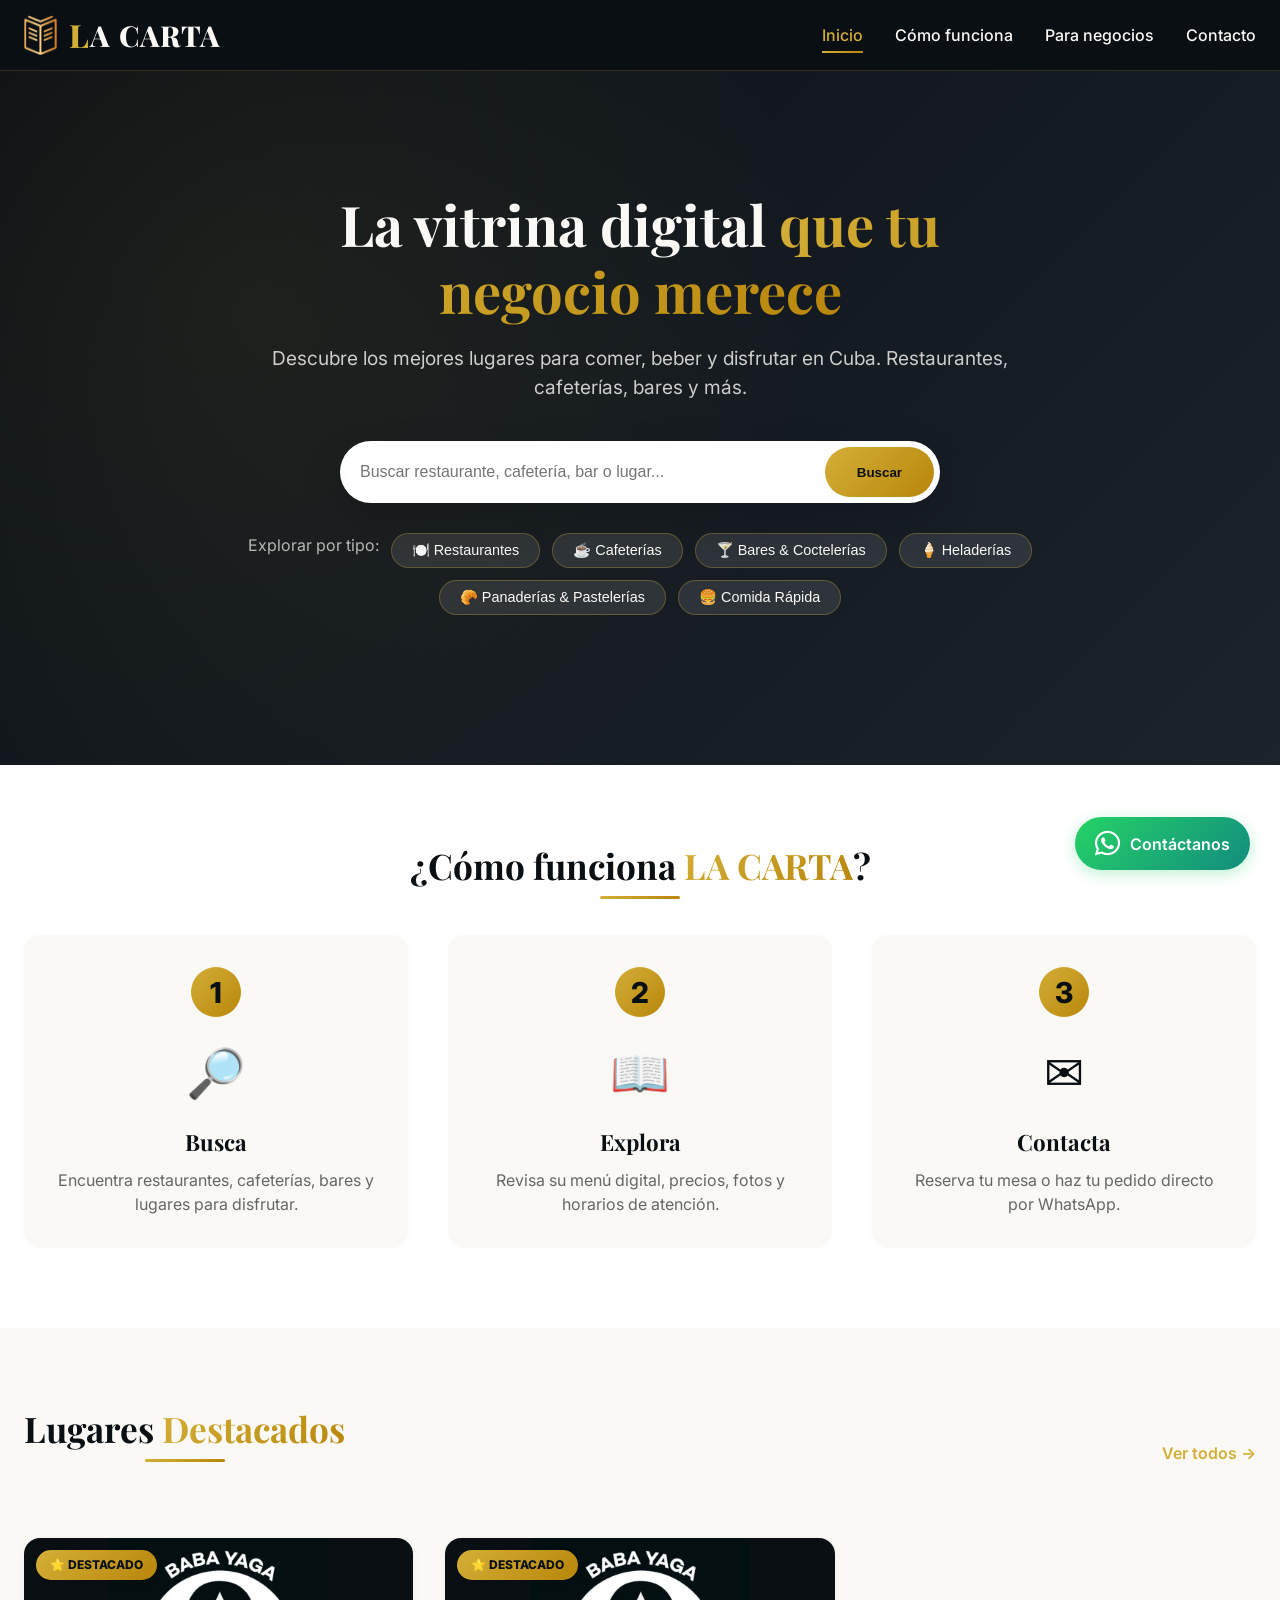
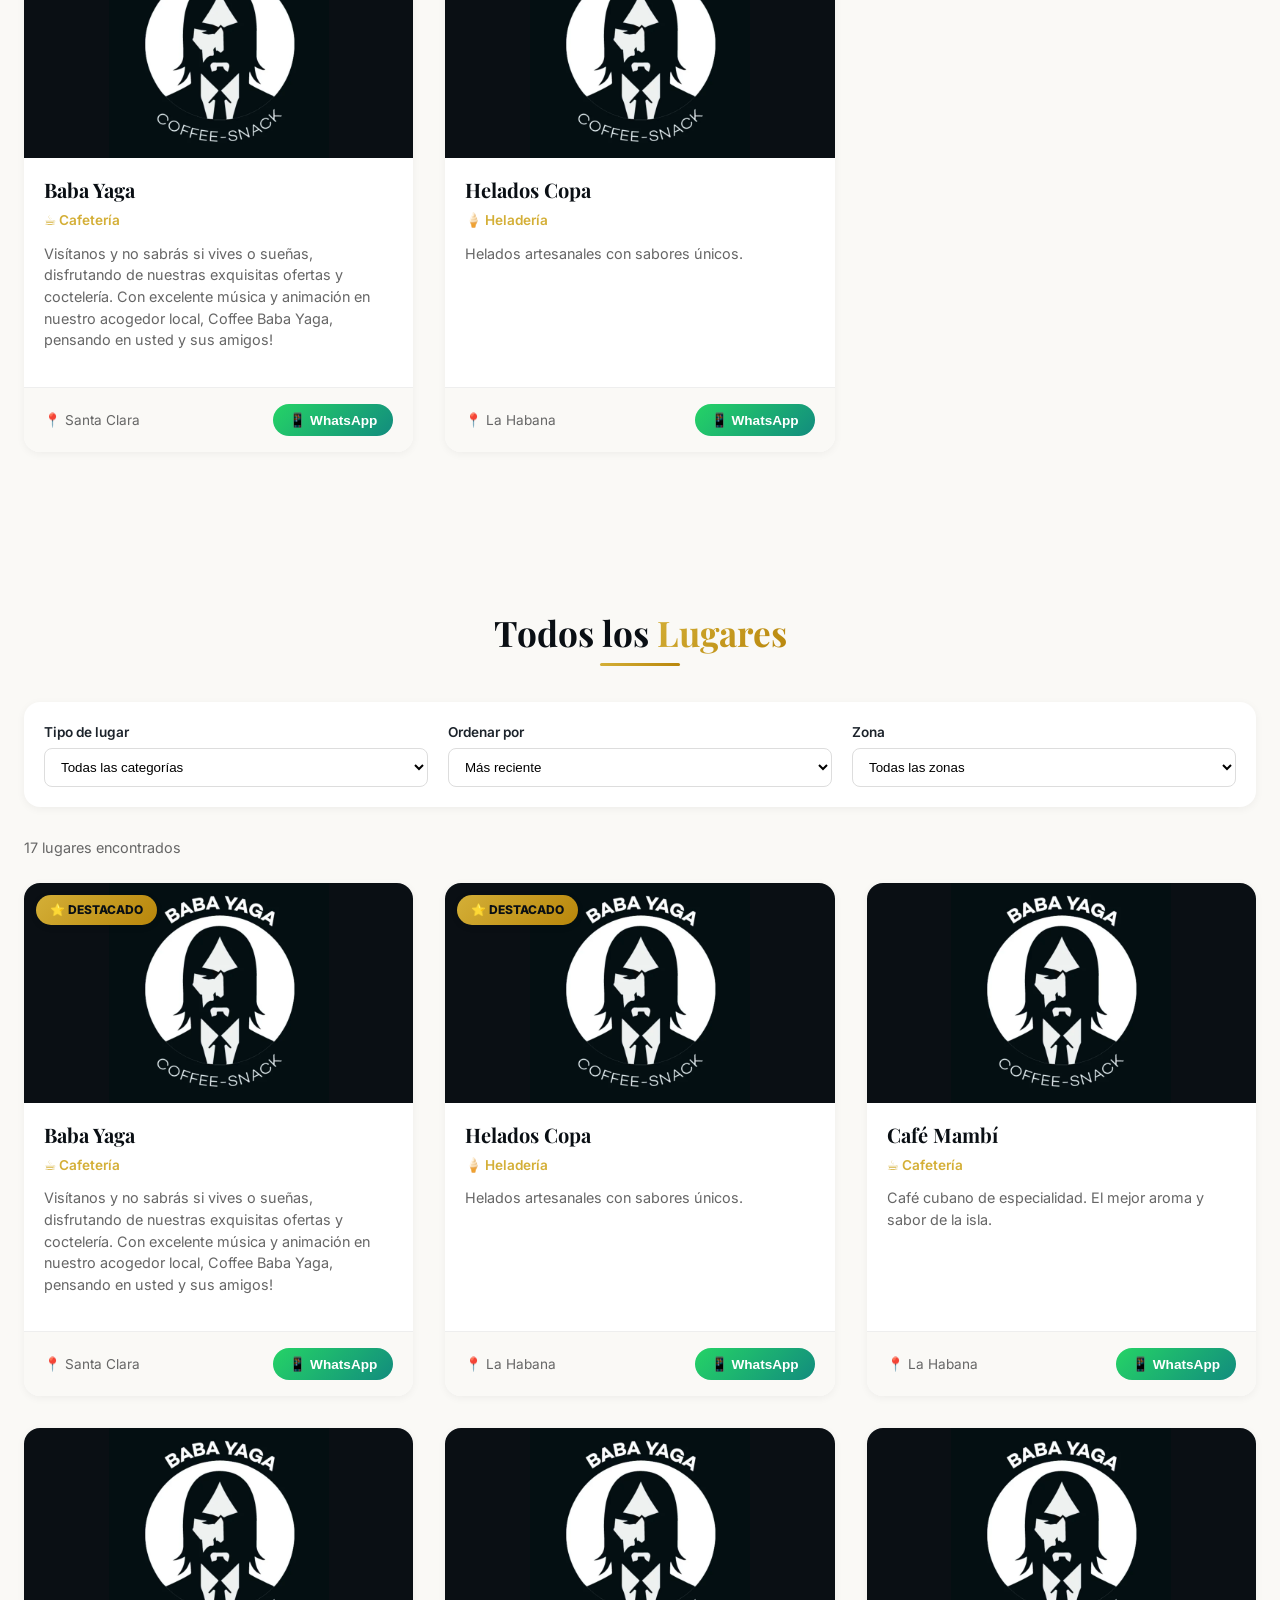
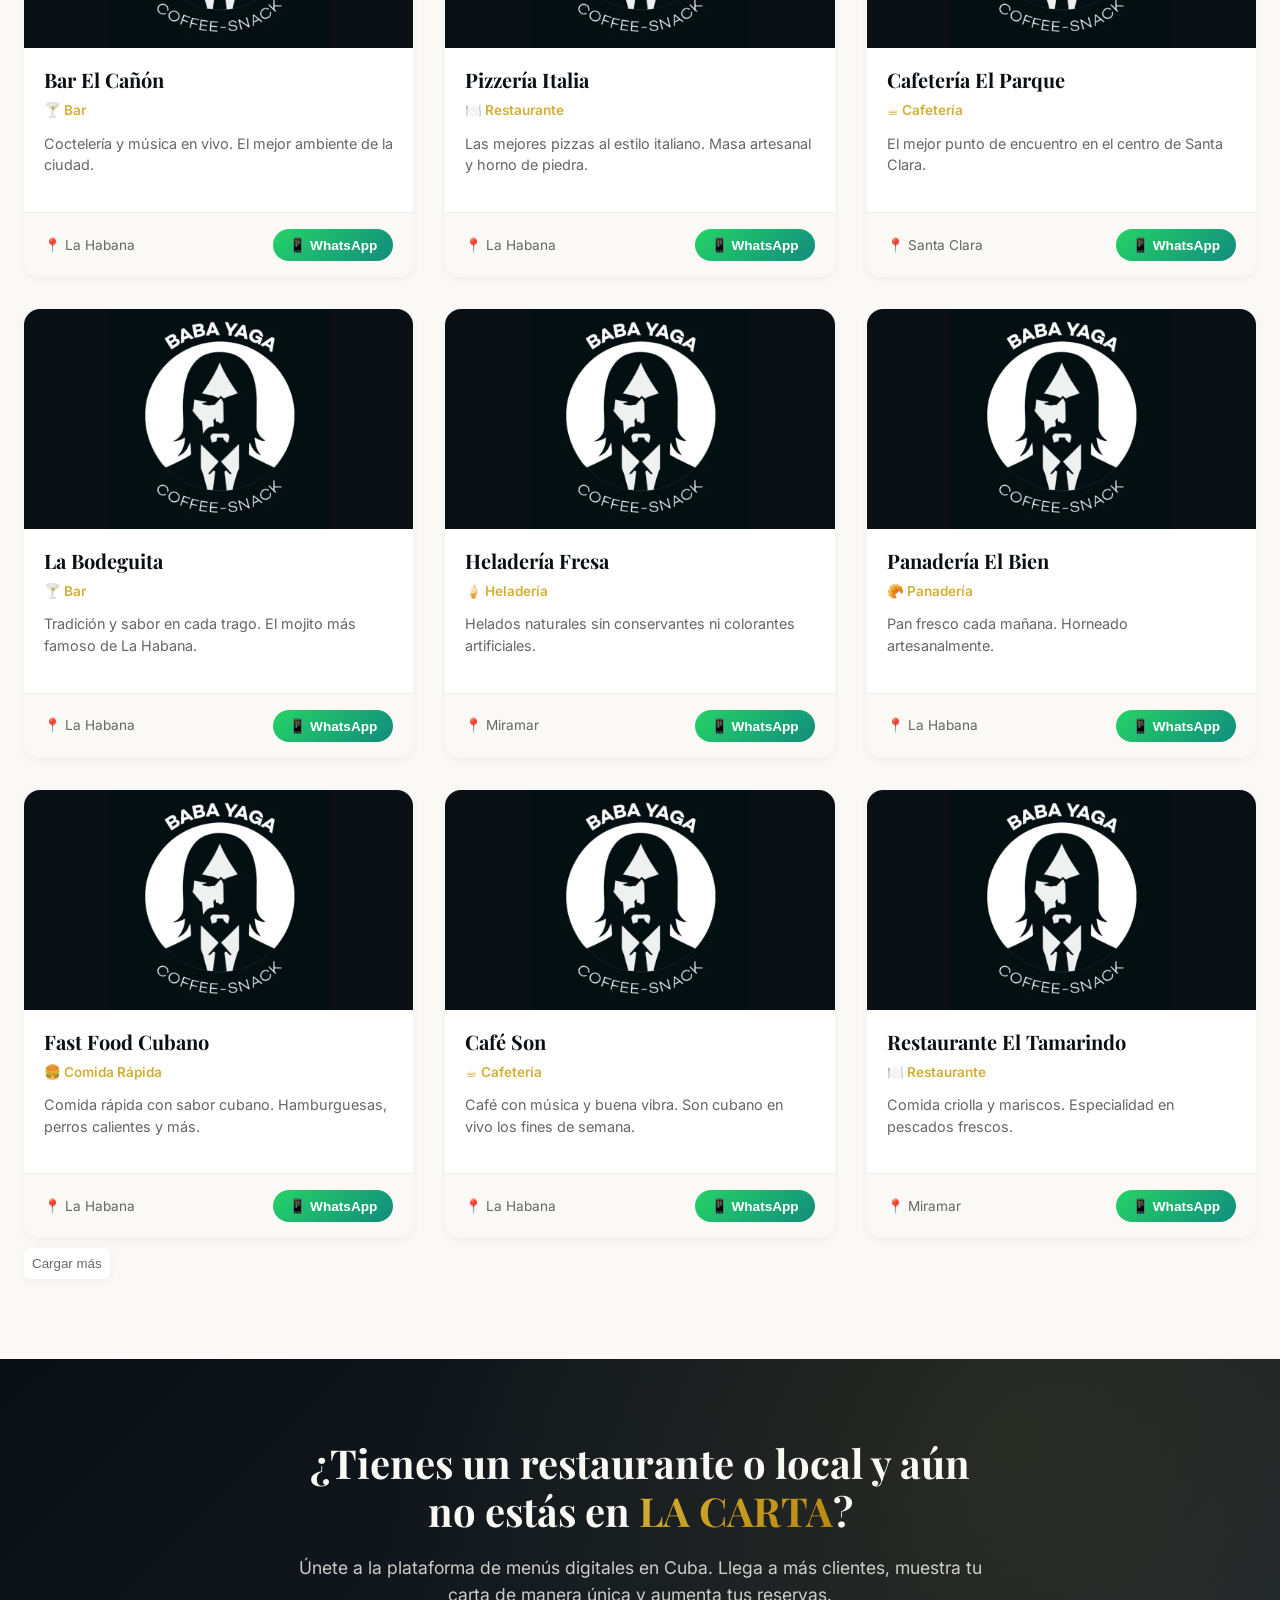
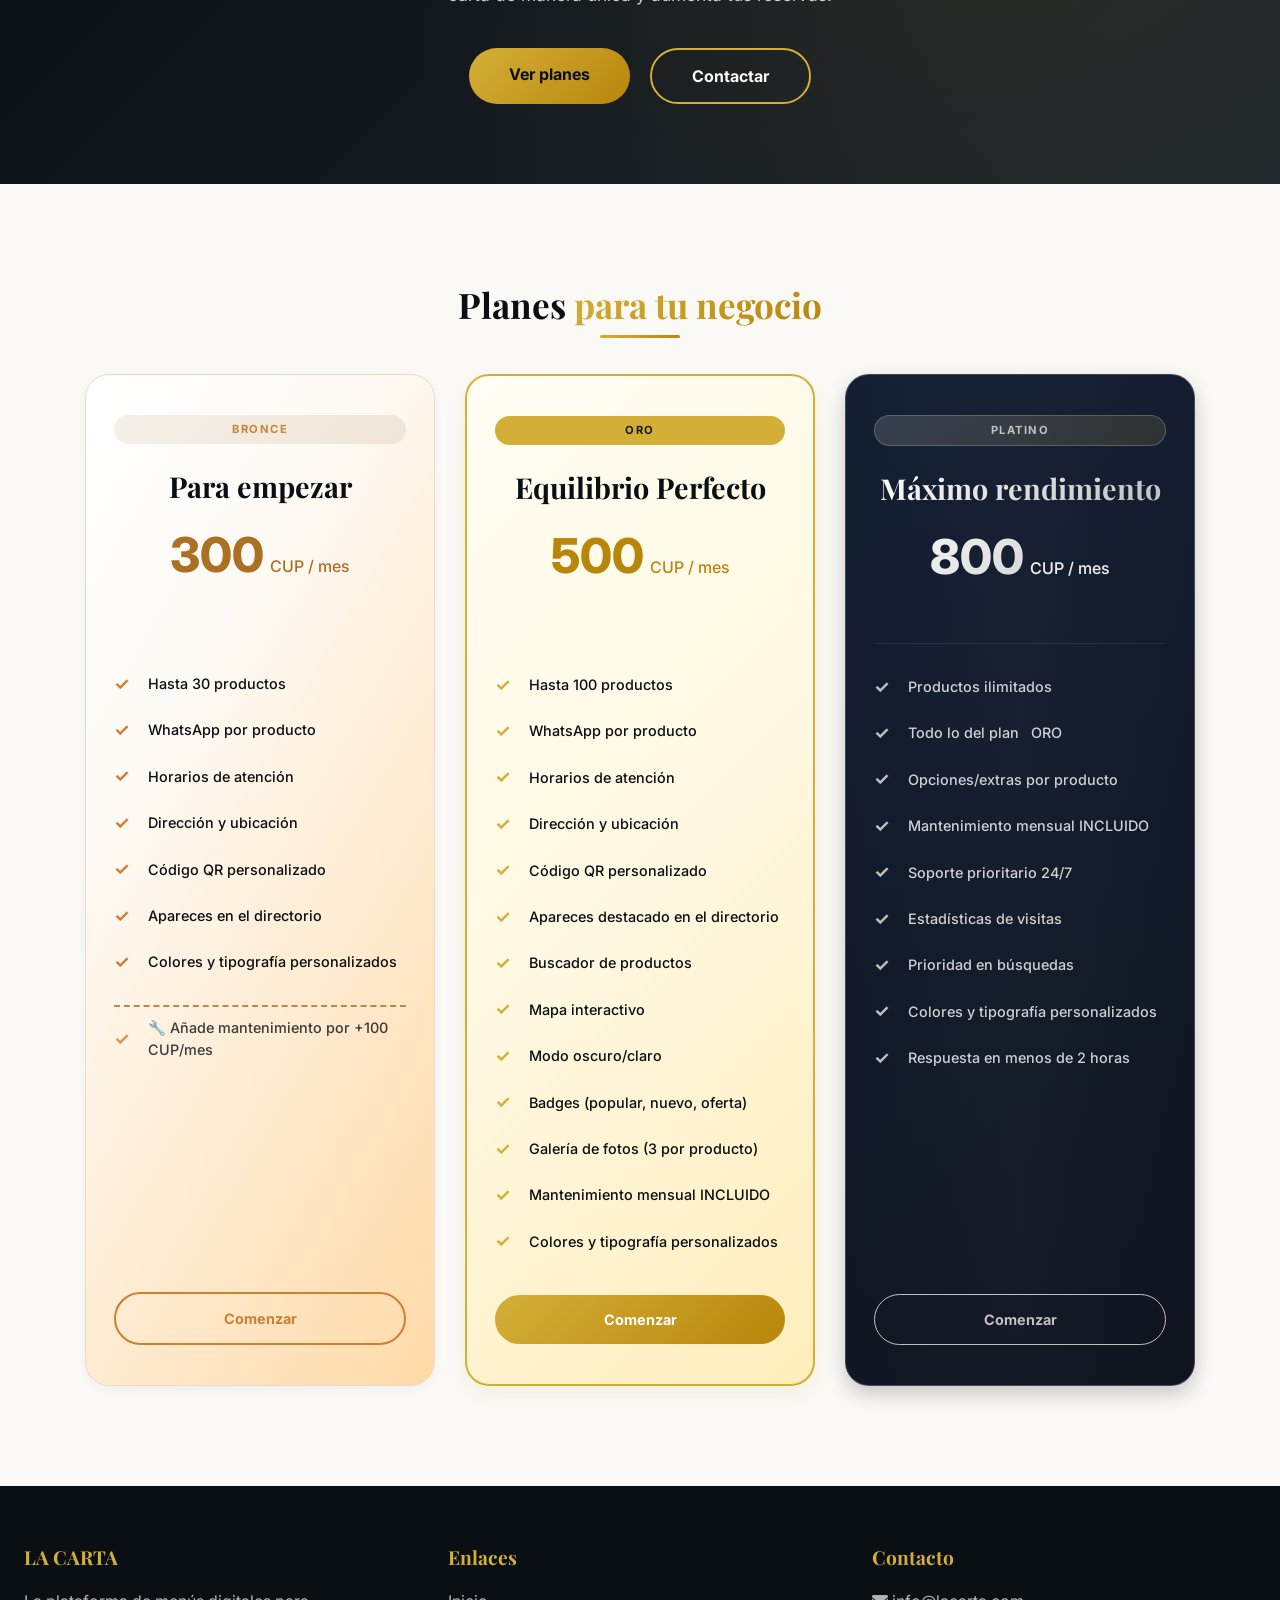
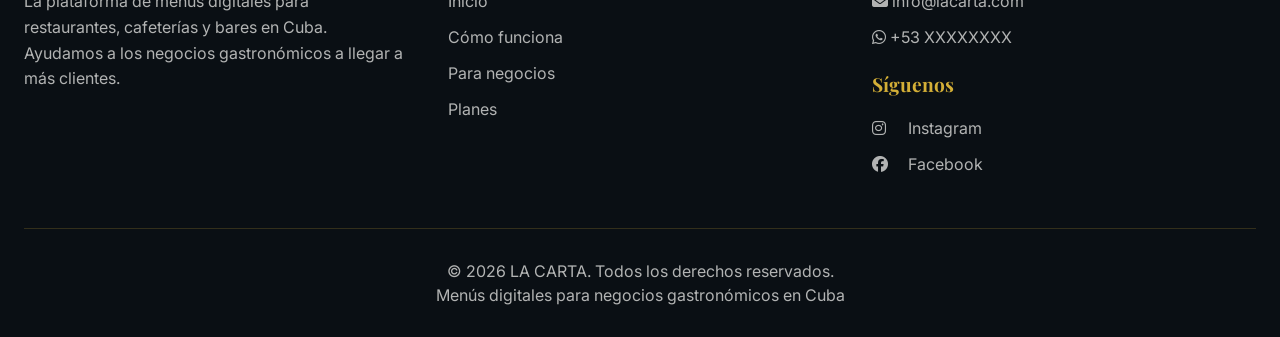
<file: index.html>
<!DOCTYPE html>
<html lang="es">
<head>
    <meta charset="UTF-8">
    <meta name="viewport" content="width=device-width, initial-scale=1.0, viewport-fit=cover">
    <meta name="description" content="LA CARTA - Directorio de catálogos digitales para negocios cubanos. Encuentra productos y servicios cerca de ti.">
    <meta name="keywords" content="catálogo digital, directorio Cuba, restaurantes, cafeterías, bares, tiendas Cuba">
    <meta name="author" content="LA CARTA">
    <title>LA CARTA - Catálogos digitales de negocios cubanos</title>
    
    <!-- Preconnect para mejor carga -->
    <link rel="preconnect" href="https://fonts.googleapis.com">
    <link rel="preconnect" href="https://fonts.gstatic.com" crossorigin>

    
    <!-- Preload de CSS -->
    <link rel="preload" href="style.css" as="style">
    <link rel="stylesheet" href="style.css">

    <!-- Font Awesome -->
    <link rel="stylesheet" href="https://cdnjs.cloudflare.com/ajax/libs/font-awesome/6.5.1/css/all.min.css">
    <link href="https://fonts.googleapis.com/css2?family=Inter:opsz,wght@14..32,300;14..32,400;14..32,500;14..32,600;14..32,700&family=Playfair+Display:wght@400;500;600;700&display=swap" rel="stylesheet">
    
    
    <!-- Favicon -->
    <link rel="icon" type="image/png" href="imagenes/favicon2.png">
    <link rel="shortcut icon" type="image/png" href="imagenes/favicon2.png">
</head>
<body>

    <!-- ===================== (Barra de navegación principal) ========================== -->
    <header class="header" id="header">
        <div class="container header-container">
            <!-- Logo -->
            <div class="logo">
                <a href="index.html">
                    <img src="imagenes/LACARTA.png" alt="LA CARTA" class="logo-img">
                    <span class="logo-text"><span class="letter-golden">L</span>A CARTA</span>
                </a>
            </div>
            
            <!-- Navegación principal -->
            <nav class="main-nav" aria-label="Navegación principal">
                <ul class="nav-list">
                    <li><a href="index.html" class="nav-link active">Inicio</a></li>
                    <li><a href="#como-funciona" class="nav-link">Cómo funciona</a></li>
                    <li><a href="#para-negocios" class="nav-link">Para negocios</a></li>
                    <li><a href="#contacto" class="nav-link">Contacto</a></li>
                </ul>
            </nav>
            
            <!-- Botón menú móvil -->
            <button class="menu-toggle" id="menu-toggle" aria-label="Abrir menú de navegación" aria-expanded="false">
                <span></span>
                <span></span>
                <span></span>
            </button>
        </div>
    </header>
    
    
    <!-- MAIN (Contenido principal) -->
    <main>
        
        <!-- SECCIÓN HERO (Portada principal)             -->
        
        <section class="hero">
            <div class="container hero-container">
                <div class="hero-content">
                    <h1 class="hero-title">La vitrina digital <span class="highlight">que tu negocio merece</span></h1>
                    <p class="hero-subtitle">Descubre los mejores lugares para comer, beber y disfrutar en Cuba. Restaurantes, cafeterías, bares y más.</p>
                    
                    <!-- Buscador principal de negocios -->
                    <div class="hero-search">
                        <div class="search-wrapper">
                            <input type="text" id="business-search" name="q" class="search-input-hero" placeholder="Buscar restaurante, cafetería, bar o lugar..." autocomplete="off" aria-label="Buscador de lugares">
                            <button id="search-btn" class="search-btn" aria-label="Buscar">Buscar</button>
                        </div>
                        <div id="search-suggestions" class="search-suggestions"></div>
                    </div>
                    
                    <!-- Categorías populares -->
                    <div class="popular-categories">
                        <span class="popular-label">Explorar por tipo:</span>
                        <button class="category-chip" data-categoria="restaurante">🍽️ Restaurantes</button>
                        <button class="category-chip" data-categoria="cafeteria">☕ Cafeterías</button>
                        <button class="category-chip" data-categoria="bar">🍸 Bares & Coctelerías</button>
                        <button class="category-chip" data-categoria="heladeria">🍦 Heladerías</button>
                        <button class="category-chip" data-categoria="panaderia">🥐 Panaderías & Pastelerías</button>
                        <button class="category-chip" data-categoria="comida-rapida">🍔 Comida Rápida</button>
                    </div>
                </div>
            </div>
        </section>
        
        <!-- SECCIÓN "CÓMO FUNCIONA"-->
        <section id="como-funciona" class="how-it-works">
            <div class="container">
                <h2 class="section-title">¿Cómo funciona <span class="highlight">LA CARTA</span>?</h2>
                <div class="steps-grid">
                    <div class="step-card">
                        <div class="step-number">1</div>
                        <div class="step-icon">🔎</div>
                        <h3>Busca</h3>
                        <p>Encuentra restaurantes, cafeterías, bares y lugares para disfrutar.</p>
                    </div>
                    <div class="step-card">
                        <div class="step-number">2</div>
                        <div class="step-icon">📖</div>
                        <h3>Explora</h3>
                        <p>Revisa su menú digital, precios, fotos y horarios de atención.</p>
                    </div>
                    <div class="step-card">
                        <div class="step-number">3</div>
                        <div class="step-icon">✉️</div>
                        <h3>Contacta</h3>
                        <p>Reserva tu mesa o haz tu pedido directo por WhatsApp.</p>
                    </div>
                </div>
            </div>
        </section>
        
        
        <!-- SECCIÓN DE NEGOCIOS DESTACADOS                -->
        
        <section class="featured-businesses">
            <div class="container">
                <div class="section-header">
                    <h2 class="section-title">Lugares <span class="highlight">Destacados</span></h2>
                    <a href="#todos-los-negocios" class="view-all-link">Ver todos →</a>
                </div>
                
                <!-- Grid de negocios destacados -->
                <div id="featured-grid" class="business-grid">
                    <!-- Spinner de carga dentro del grid -->
                    <div class="loading-spinner" id="loading-spinner">
                        <div class="spinner"></div>
                        <p>Cargando lugares...</p>
                    </div>
                </div>
            </div>
        </section>
        
        <!-- ============================================ -->
        <!-- SECCIÓN TODOS LOS NEGOCIOS (con filtros)     -->
        <!-- ============================================ -->
        <section id="todos-los-negocios" class="all-businesses">
            <div class="container">
                <h2 class="section-title">Todos los <span class="highlight">Lugares</span></h2>
                
                <!-- Barra de filtros y búsqueda secundaria -->
                <div class="filters-bar">
                    <div class="filter-group">
                        <label for="category-filter">Tipo de lugar</label>
                        <select id="category-filter" class="filter-select" aria-label="Filtrar por tipo de lugar">
                            <option value="todas">Todos los tipos</option>
                            <!-- Las categorías se cargan dinámicamente -->
                        </select>
                    </div>
                    
                    <div class="filter-group">
                        <label for="sort-filter">Ordenar por</label>
                        <select id="sort-filter" class="filter-select" aria-label="Ordenar resultados">
                            <option value="reciente">Más reciente</option>
                            <option value="nombre-asc">Nombre (A-Z)</option>
                            <option value="nombre-desc">Nombre (Z-A)</option>
                            <option value="popular">Más populares</option>
                            <option value="rating">Mejor valorados</option>
                        </select>
                    </div>
                    
                    <div class="filter-group">
                        <label for="zone-filter">Zona</label>
                        <select id="zone-filter" class="filter-select" aria-label="Filtrar por zona">
                            <option value="todas">Todas las zonas</option>
                            <option value="centro">Centro</option>
                            <option value="vedado">Vedado</option>
                            <option value="plaza">Plaza</option>
                            <option value="miramar">Miramar</option>
                            <option value="old-havana">Habana Vieja</option>
                        </select>
                    </div>
                </div>
                
                <!-- Contador de resultados -->
                <div class="results-bar">
                    <p id="businesses-count">Cargando lugares...</p>
                </div>
                
                <!-- Grid de todos los negocios -->
                <div id="businesses-grid" class="business-grid">
                </div>
                
                <!-- Botón "Cargar más"-->
                <div class="load-more-container" id="load-more-container" style="display: none;">
                    <button id="load-more-btn" class="btn-load-more" aria-label="Cargar más lugares">Cargar más</button>
                </div>
            </div>
        </section>
        
        <!--============================================  SECCIÓN PARA NEGOCIOS   ============================================ -->
        <section id="para-negocios" class="cta-business">
            <div class="container cta-container">
                <div class="cta-content">
                    <h2>¿Tienes un restaurante o local y aún no estás en <span class="highlight">LA CARTA</span>?</h2>
                    <p>Únete a la plataforma de menús digitales en Cuba. Llega a más clientes, muestra tu carta de manera única y aumenta tus reservas.</p>
                    <div class="cta-buttons">
                        <a href="#planes" class="btn btn-primary">Ver planes</a>
                        <a href="#contacto" class="btn btn-secondary">Contactar</a>
                    </div>
                </div>
            </div>
        </section>
        
        <!-- ==================================== SECCIÓN PLANES Y PRECIOS ============================================ -->
        <section id="planes" class="pricing">
            <div class="container">
                <h2 class="section-title">Planes <span class="highlight">para tu negocio</span></h2>
                <div class="pricing-grid">
                    
                    <!-- PLAN 1: BRONCE -->
                    <div class="pricing-card bronce">
                        <div class="pricing-badge bronce">BRONCE</div>
                        <h3>Para empezar</h3>
                        <div class="pricing-price">300 <span>CUP / mes</span></div>
                        <ul class="pricing-features">
                            <li> Hasta 30 productos</li>
                            <li> WhatsApp por producto</li>
                            <li> Horarios de atención</li>
                            <li> Dirección y ubicación</li>
                            <li> Código QR personalizado</li>
                            <li> Apareces en el directorio</li>
                            <li> Colores y tipografía personalizados</li>
                            <li class="feature-extra">🔧 Añade mantenimiento por +100 CUP/mes</li>
                        </ul>
                        <a href="formulario/formulario.html?plan=bronce" class="btn-pricing">Comenzar</a>
                    </div>
                    
                    <!-- PLAN 2: ORO -->
                    <div class="pricing-card oro">
                        <div class="pricing-badge oro"> ORO </div>
                        <h3>Equilibrio Perfecto</h3>
                        <div class="pricing-price">500 <span>CUP / mes</span></div>
                        <ul class="pricing-features">
                            <li> Hasta 100 productos</li>
                            <li> WhatsApp por producto</li>
                            <li> Horarios de atención</li>
                            <li> Dirección y ubicación</li>
                            <li> Código QR personalizado</li>
                            <li> Apareces destacado en el directorio</li>
                            <li> Buscador de productos</li>
                            <li> Mapa interactivo</li>
                            <li> Modo oscuro/claro</li>
                            <li> Badges (popular, nuevo, oferta)</li>
                            <li> Galería de fotos (3 por producto)</li>
                            <li> Mantenimiento mensual INCLUIDO</li>
                            <li> Colores y tipografía personalizados</li>
                        </ul>
                        <a href="formulario/formulario.html?plan=oro" class="btn-pricing btn-pricing-primary">Comenzar</a>
                    </div>
                    
                    <!-- PLAN 3: PLATINO -->
                    <div class="pricing-card platino">
                        <div class="pricing-badge platino">PLATINO</div>
                        <h3>Máximo rendimiento</h3>
                        <div class="pricing-price">800 <span>CUP / mes</span></div>
                        <ul class="pricing-features">
                            <li> Productos ilimitados</li>
                            <li> Todo lo del plan <span class="mention-gold">ORO</span></li>
                            <li> Opciones/extras por producto</li>
                            <li> Mantenimiento mensual INCLUIDO</li>
                            <li> Soporte prioritario 24/7</li>
                            <li> Estadísticas de visitas</li>
                            <li> Prioridad en búsquedas</li>
                            <li> Colores y tipografía personalizados</li>
                            <li> Respuesta en menos de 2 horas</li>
                        </ul>
                        <a href="formulario/formulario.html?plan=platino" class="btn-pricing platino">Comenzar</a>
                    </div>
                    
                </div>
            </div>
        </section>
        
    </main>
    
    <!-- ============================================ FOOTER (Contacto, redes, enlaces) ============================================ -->
    <footer id="contacto" class="footer">
        <div class="container">
            <div class="footer-grid">
                <!-- Columna 1: Sobre nosotros -->
                <div class="footer-col">
                    <h3>LA CARTA</h3>
                    <p>La plataforma de menús digitales para restaurantes, cafeterías y bares en Cuba. Ayudamos a los negocios gastronómicos a llegar a más clientes.</p>
                </div>
                
                <!-- Columna 2: Enlaces rápidos -->
                <div class="footer-col">
                    <h3>Enlaces</h3>
                    <ul class="footer-links" aria-label="Enlaces del sitio">
                        <li><a href="index.html">Inicio</a></li>
                        <li><a href="#como-funciona">Cómo funciona</a></li>
                        <li><a href="#para-negocios">Para negocios</a></li>
                        <li><a href="#planes">Planes</a></li>
                    </ul>
                </div>
                
                <!-- Columna 3: Contacto y Redes Sociales -->
                <div class="footer-col">
                    <h3>Contacto</h3>
                    <ul class="footer-contact" aria-label="Información de contacto">
                        <li>
                            <a href="mailto:info@lacarta.com">
                                <i class="fas fa-envelope"></i> info@lacarta.com
                            </a>
                        </li>
                        <li>
                            <a href="https://wa.me/53 XXXXXXXX" target="_blank" rel="noopener noreferrer">
                                <i class="fab fa-whatsapp"></i> +53 XXXXXXXX
                            </a>
                        </li>
                    </ul>
                    
                    <h3 style="margin-top: 24px;">Síguenos</h3>
                    <ul class="footer-contact social-links" aria-label="Redes sociales">
                        <li>
                            <a href="#" target="_blank" rel="noopener noreferrer" aria-label="Instagram">
                                <i class="fab fa-instagram"></i> Instagram
                            </a>
                        </li>
                        <li>
                            <a href="#" target="_blank" rel="noopener noreferrer" aria-label="Facebook">
                                <i class="fab fa-facebook"></i> Facebook
                            </a>
                        </li>
                    </ul>
                </div>
            </div>
            
            <!-- Copyright -->
            <div class="footer-bottom">
                <p>© 2026 LA CARTA. Todos los derechos reservados.</p>
                <p>Menús digitales para negocios gastronómicos en Cuba</p>
            </div>
        </div>
    </footer>
    
    <!-- ============================================ BOTONES FLOTANTES ============================================ -->
    
    <!-- WhatsApp flotante -->
    <a href="https://wa.me/53XXXXXXXX" id="whatsapp-float" class="whatsapp-float" target="_blank" rel="noopener noreferrer" aria-label="Contactar por WhatsApp">
        <i class="fab fa-whatsapp whatsapp-float-icon"></i>
        <span class="whatsapp-float-text">Contáctanos</span>
    </a>
    
    <!-- Botón volver arriba -->
    <button id="back-to-top" class="back-to-top" title="Volver arriba" aria-label="Volver arriba">
        <i class="fas fa-arrow-up"></i>
    </button>
    
    
    <!-- Archivo de datos -->
    <script src="js/data.js"></script>
    
    <!-- Archivo JavaScript principal -->
    <script src="js/main.js"></script>
</body>
</html>
</file>
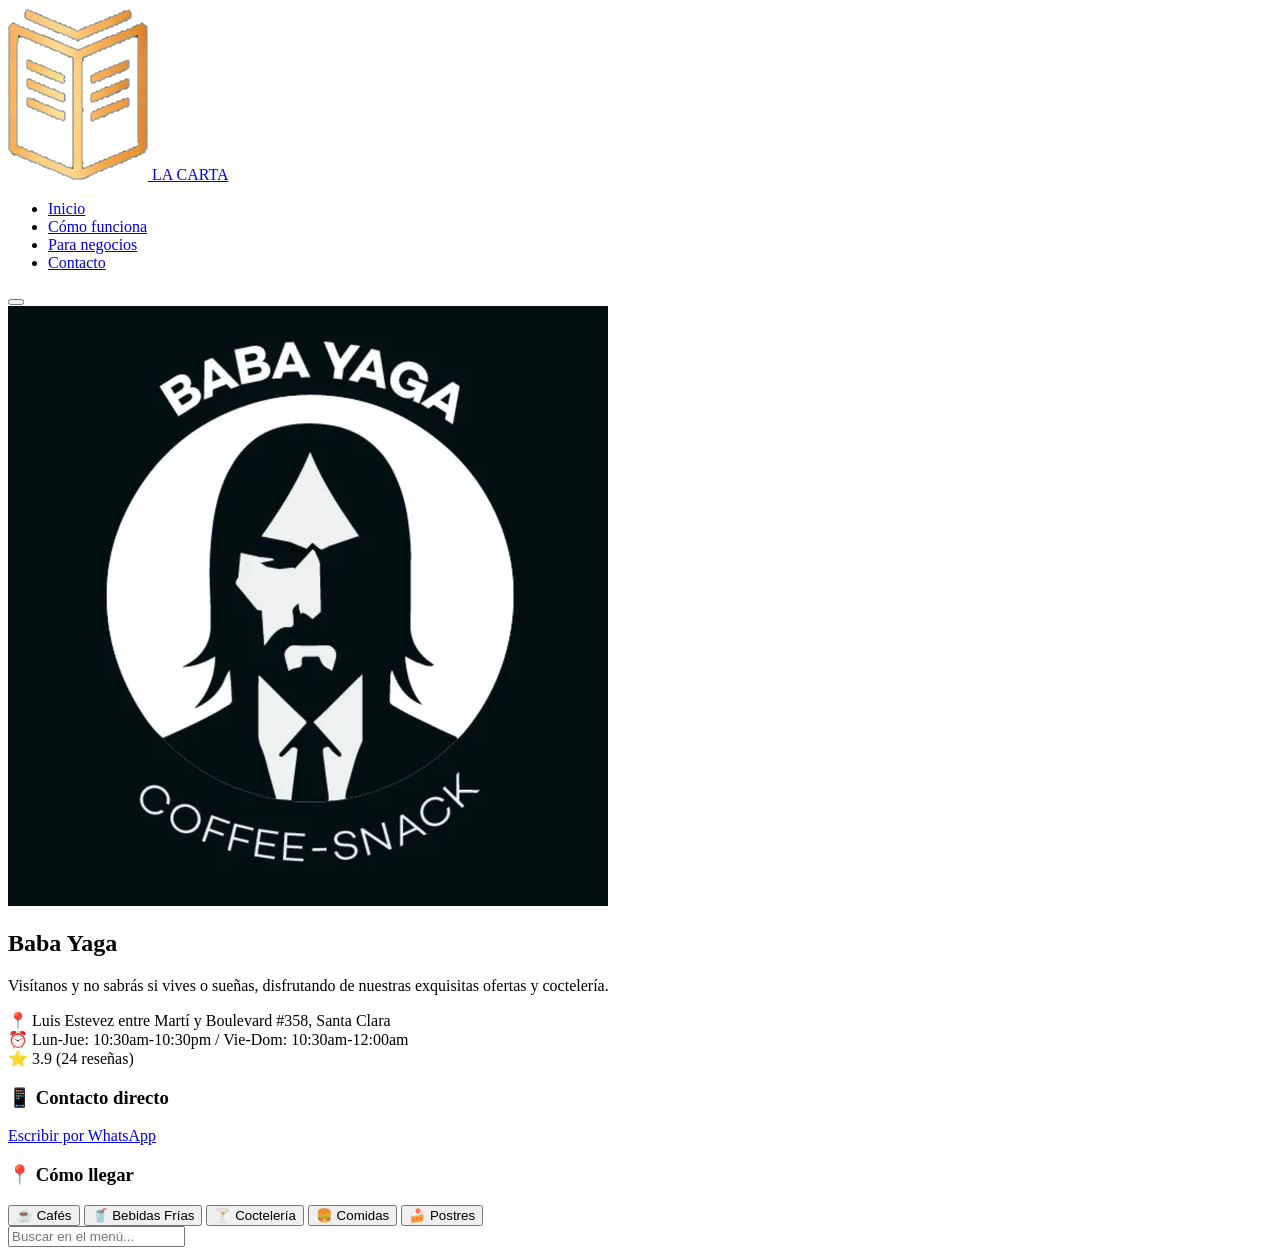
<file: baba yaga html/index.html>
<!DOCTYPE html>
<html lang="en">
<head>
    <meta charset="UTF-8">
    <meta name="viewport" content="width=device-width, initial-scale=1.0">
    <title>Baba Yaga - Menú Digital | LA CARTA</title>
</head>
<body>
    <header class="header">
        <div class="container header-container">
            <div class="logo">
                <a href="../index.html">
                    <img src="../imagenes/LACARTA.png" alt="LA CARTA" class="logo-img">
                    <span class="logo-text"><span class="letter-golden">L</span>A CARTA</span>
                </a>
            </div>
            <nav class="main-nav">
                <ul class="nav-list">
                    <li><a href="../index.html" class="nav-link">Inicio</a></li>
                    <li><a href="#como-funciona" class="nav-link">Cómo funciona</a></li>
                    <li><a href="#para-negocios" class="nav-link">Para negocios</a></li>
                    <li><a href="#ontacto" class="nav-link">Contacto</a></li>
                </ul>
            </nav>
            <button class="menu-toggle">
                <span></span><span></span><span></span>
            </button>
        </div>
    </header>

    <!-- HERO -->
    <main>
        <section class="negocio-hero">
            <div class="container">
                <div class="hero-interno">
                    <img src="../imagenes/LOGO.webp" alt="Baba Yaga" class="negocio-logo">
                    <h1>Baba Yaga</h1>
                    <p class="negocio-descripcion">Visítanos y no sabrás si vives o sueñas, disfrutando de nuestras exquisitas ofertas y coctelería.</p>
                </div>
            </div>
        </section>

        <!--INFO-->
        <section class="negocio-info">
            <div class="container">
                <div class="info-cards">
                    <div class="info-card"><i class="fas fa-map-marker-alt"></i>📍 Luis Estevez entre Martí y Boulevard #358, Santa Clara</div>
                    <div class="info-card"><i class="fas fa-clock"></i>⏰ Lun-Jue: 10:30am-10:30pm / Vie-Dom: 10:30am-12:00am</div>
                    <div class="info-card"><i class="fas fa-star"></i>⭐ 3.9 (24 reseñas)</div>
                </div>
            </div>
        </section>
        
        <!-- WHATSAPP + MAPA -->
        <section class="contacto-mapa">
            <div class="container">
                <div class="contacto-mapa-grid">
                    <div class="whatsapp-box">
                        <h3>📱 Contacto directo</h3>
                        <a href="https://wa.me/5356715283?text=Hola%2C%20vi%20su%20men%C3%BA%20en%20LA%20CARTA%20y%20quisiera%20hacer%20un%20pedido" class="btn-whatsapp-grande" target="_blank">
                            <i class="fab fa-whatsapp"></i> Escribir por WhatsApp
                        </a>
                    </div>
                    <div class="mapa-box">
                        <h3>📍 Cómo llegar</h3>
                        <div id="mapa" class="mapa-container"></div>
                    </div>
                </div>
            </div>
        </section>

        <!-- CATEGORÍAS + BUSCADOR -->
        <section class="filtros-menu">
            <div class="container">
                <div class="filtros-header">
                    <div class="categorias-tabs">
                        <button class="categoria-tab active" data-cat="Cafés">☕ Cafés</button>
                        <button class="categoria-tab" data-cat="Bebidas Frías">🥤 Bebidas Frías</button>
                        <button class="categoria-tab" data-cat="Coctelería">🍸 Coctelería</button>
                        <button class="categoria-tab" data-cat="Comidas">🍔 Comidas</button>
                        <button class="categoria-tab" data-cat="Postres">🍰 Postres</button>
                    </div>
                    <div class="buscador-wrapper">
                        <i class="fas fa-search"></i>
                        <input type="search" id="buscador-productos" placeholder="Buscar en el menú...">
                    </div>
                </div>
            </div>
        </section>

        <!-- PRODUCTOS -->
        <section class="productos-lista">
            <div class="container">
                <div id="productos-container" class="productos-list">
                    <!-- Productos cargados dinámicamente -->
                </div>
            </div>
        </section>
    </main>
</body>
</html>
</file>
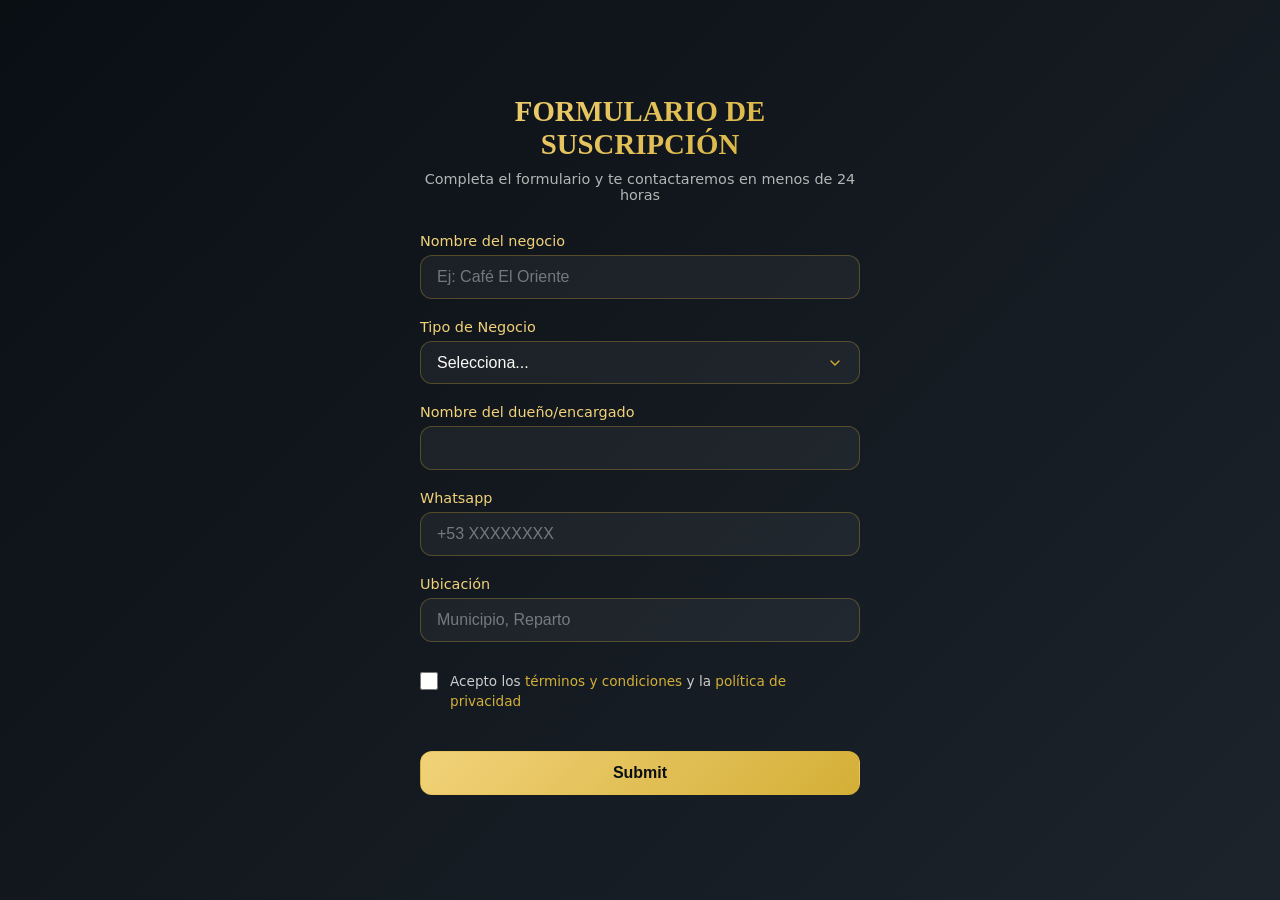
<file: formulario/formulario.html>
<!DOCTYPE html>
<html lang="es">
<head>
    <meta charset="UTF-8">
    <meta name="viewport" content="width=device-width, initial-scale=1.0">
    <title>Registra tu Negocio | LA CARTA</title>
    <link rel="stylesheet" href="style.css">
</head>
<body>
    <!-- FORMULARIO DE SUSCRIPCIÓN -->
    <form id="suscripcion-form" class="suscripcion-form">
        <h3>FORMULARIO DE SUSCRIPCIÓN</h3>
        <p>Completa el formulario y te contactaremos en menos de 24 horas</p>

        <div class="form-group">
            <label for="negocio"> Nombre del negocio</label>
            <input type="text" id="negocio" name="negocio" required placeholder="Ej: Café El Oriente">
        </div>
        <div class="form-group">
            <label for="tipo"> Tipo de Negocio</label>
            <select id="tipo" name="tipo" required>
                <option value="">Selecciona...</option>
                <option value="restaurante">🍽️ Restaurante</option>
                <option value="cafeteria">☕ Cafetería</option>
                <option value="bar">🍸 Bar/Coctelería</option>
                <option value="heladeria">🍦 Heladería</option>
                <option value="panaderia">🥐 Panadería/Pastelería</option>
                <option value="comida-rapida">🍔 Comida Rápida</option>
            </select>
        </div>
        <div class="form-row">
            <div class="form-group">
                <label for="nombre"> Nombre del dueño/encargado</label>
                <input type="text" id="nombre" name="nombre" required>
            </div>
            <div class="form-group">
                <label for="telefono"> Whatsapp</label>
                <input type="tel" name="telefono" id="telefono" required placeholder="+53 XXXXXXXX">
            </div>
        </div>
        <div class="form-group">
            <label for="ubicacion"> Ubicación</label>
            <input type="text" id="ubicacion" name="ubicacion" required placeholder="Municipio, Reparto">
        </div>
        <label class="checkbox-group">
            <input type="checkbox" id="terminos" required>
            <span>Acepto los <a href="terminos.html" target="_blank" style="color: var(--gold-main);">términos y condiciones</a> y la <a href="privacidad.html" target="_blank" style="color: var(--gold-main);">política de privacidad</a></span>
        </label>
        <div class="form-group">
            <input type="submit" class="submit" id="submit" name="submit" required>
        </div>
    </form>

    <script>
    // Seleccionar el formulario
    const form = document.getElementById('suscripcion-form');
    
    // Escuchar el evento de envío
    form.addEventListener('submit', function(event) {
        event.preventDefault();
        
        const negocio = document.getElementById('negocio').value;
        const tipo = document.getElementById('tipo').value;
        const nombre = document.getElementById('nombre').value;
        const telefono = document.getElementById('telefono').value;
        const ubicacion = document.getElementById('ubicacion').value;
        const email = document.getElementById('email')?.value || 'No especificado';
        const tieneMenu = document.getElementById('tiene_menu')?.value || 'No especificado';
        const mensaje = document.getElementById('mensaje')?.value || 'Sin mensaje adicional';
        
        // Verificar campos obligatorios
        if (!negocio || !tipo || !nombre || !telefono || !ubicacion) {
            alert('⚠️ Por favor, completa todos los campos obligatorios.');
            return;
        }
        
        // Verificar el checkbox de términos (si existe)
        const terminos = document.getElementById('terminos');
        if (terminos && !terminos.checked) {
            alert('⚠️ Debes aceptar los términos y condiciones para continuar.');
            return;
        }
        
        
        const urlParams = new URLSearchParams(window.location.search);
        const plan = urlParams.get('plan') || 'No especificado';
        
        
        const mensajeWhatsApp = `*NUEVA SOLICITUD DESDE LA CARTA* 🎉

⭐ *Plan de interés:* ${plan}
📛 *Negocio:* ${negocio}
🏷️ *Tipo:* ${tipo}
👤 *Contacto:* ${nombre}
📞 *WhatsApp:* ${telefono}
📍 *Ubicación:* ${ubicacion}

📅 *Fecha:* ${new Date().toLocaleString('es-CU')}`;
        
        const numeroWhatsApp = '5351029659';
        
        const url = `https://wa.me/${numeroWhatsApp}?text=${encodeURIComponent(mensajeWhatsApp)}`;
        
        window.open(url, '_blank');
        
        alert('✅ ¡Solicitud enviada! Te contactaremos por WhatsApp en menos de 24 horas.');
        
        form.reset();
    });
</script>
</body>
</html>
</file>
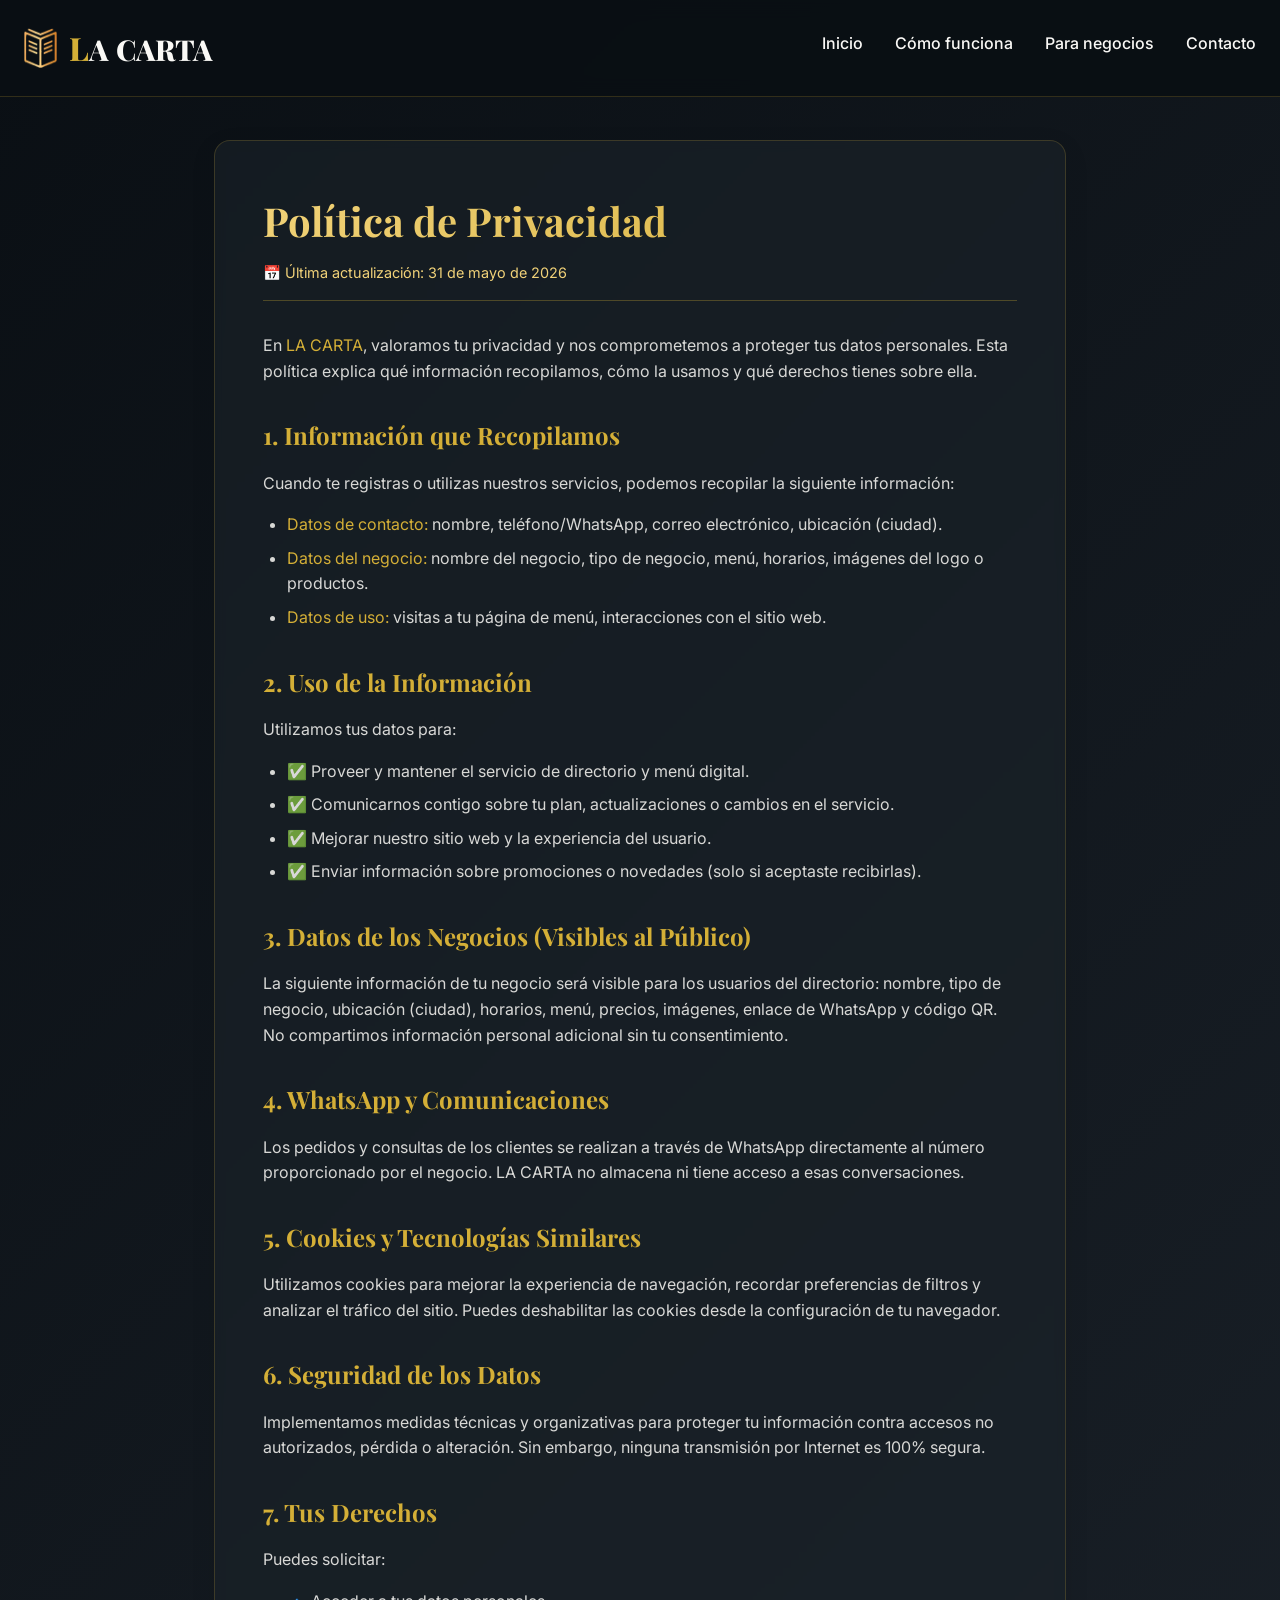
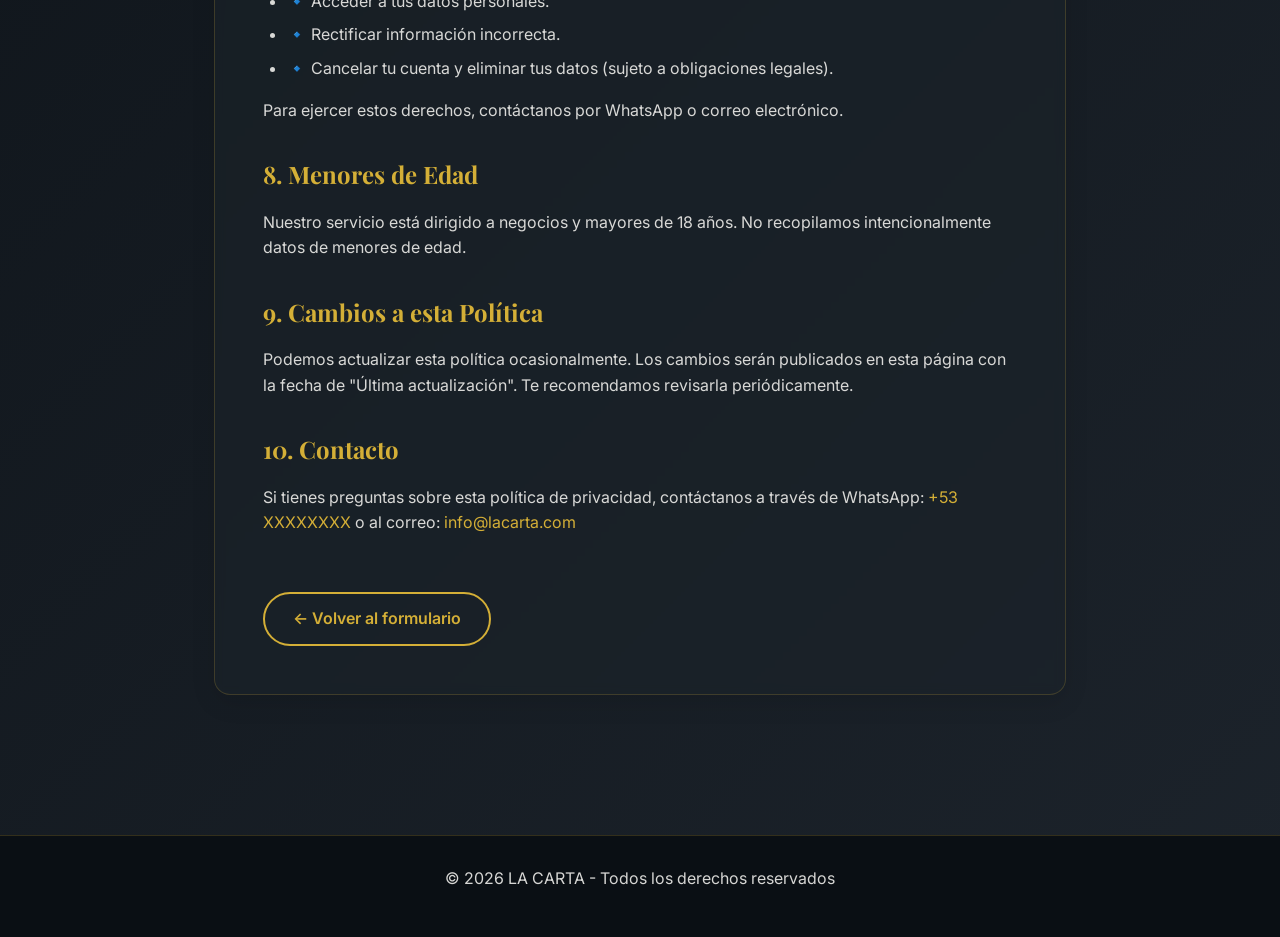
<file: formulario/privacidad.html>
<!DOCTYPE html>
<html lang="es">
<head>
    <meta charset="UTF-8">
    <meta name="viewport" content="width=device-width, initial-scale=1.0, viewport-fit=cover">
    <title>Política de Privacidad | LA CARTA</title>
    
    <!-- Google Fonts -->
    <link href="https://fonts.googleapis.com/css2?family=Inter:opsz,wght@14..32,300;14..32,400;14..32,500;14..32,600;14..32,700&family=Playfair+Display:wght@400;500;600;700&display=swap" rel="stylesheet">
    
    <!-- Font Awesome -->
    <link rel="stylesheet" href="https://cdnjs.cloudflare.com/ajax/libs/font-awesome/6.5.1/css/all.min.css">
    
    <style>
        :root {
            --gold-main: #D4AF37;
            --gold-dark: #B8860B;
            --gold-light: #F1D279;
            --black-midnight: #0A0F14;
            --black-soft: #1C232B;
            --white-cream: #FAF9F6;
            --white-pure: #FFFFFF;
            --gradient-dark: linear-gradient(135deg, #0A0F14 0%, #1C232B 100%);
            --gradient-gold: linear-gradient(135deg, #F1D279 0%, #D4AF37 100%);
            --shadow-md: 0 8px 24px rgba(0,0,0,0.1);
            --border-radius: 16px;
        }

        * {
            margin: 0;
            padding: 0;
            box-sizing: border-box;
        }

        body {
            font-family: 'Inter', sans-serif;
            background: var(--gradient-dark);
            color: var(--white-cream);
            line-height: 1.6;
        }

        /* Header */
        .header {
            position: fixed;
            top: 0;
            left: 0;
            width: 100%;
            background: rgba(10, 15, 20, 0.95);
            backdrop-filter: blur(10px);
            z-index: 1000;
            border-bottom: 1px solid rgba(212, 175, 55, 0.2);
        }

        .header-container {
            max-width: 1280px;
            margin: 0 auto;
            padding: 15px 24px;
            display: flex;
            justify-content: space-between;
            align-items: center;
        }

        .logo a {
            display: flex;
            align-items: center;
            gap: 12px;
            text-decoration: none;
        }

        .logo-img {
            width: auto;
            height: 40px;
        }

        .logo-text {
            font-size: 1.8rem;
            font-weight: 800;
            color: var(--white-cream);
            font-family: 'Playfair Display', serif;
        }

        .letter-golden {
            color: var(--gold-main);
            font-size: 2rem;
        }

        .nav-list {
            display: flex;
            gap: 32px;
            list-style: none;
        }

        .nav-link {
            text-decoration: none;
            color: var(--white-cream);
            font-weight: 500;
            transition: color 0.3s;
        }

        .nav-link:hover {
            color: var(--gold-main);
        }

        /* Contenido principal */
        .legal-container {
            max-width: 900px;
            margin: 0 auto;
            padding: 140px 24px 80px;
        }

        .legal-card {
            background: rgba(28, 35, 43, 0.6);
            backdrop-filter: blur(5px);
            border-radius: var(--border-radius);
            padding: 48px;
            border: 1px solid rgba(212, 175, 55, 0.2);
            box-shadow: var(--shadow-md);
        }

        h1 {
            font-size: 2.5rem;
            font-family: 'Playfair Display', serif;
            margin-bottom: 8px;
            background: var(--gradient-gold);
            background-clip: text;
            -webkit-background-clip: text;
            color: transparent;
        }

        .fecha {
            color: var(--gold-light);
            font-size: 0.9rem;
            margin-bottom: 32px;
            border-bottom: 1px solid rgba(212, 175, 55, 0.3);
            padding-bottom: 16px;
        }

        h2 {
            font-size: 1.5rem;
            font-family: 'Playfair Display', serif;
            color: var(--gold-main);
            margin: 32px 0 16px;
        }

        p {
            margin-bottom: 16px;
            color: rgba(250, 249, 246, 0.85);
        }

        ul {
            margin: 16px 0 16px 24px;
        }

        li {
            margin-bottom: 8px;
            color: rgba(250, 249, 246, 0.85);
        }

        .highlight-gold {
            color: var(--gold-main);
        }

        .btn-back {
            display: inline-block;
            margin-top: 40px;
            padding: 12px 28px;
            background: transparent;
            border: 2px solid var(--gold-main);
            border-radius: 50px;
            color: var(--gold-main);
            text-decoration: none;
            font-weight: 600;
            transition: all 0.3s;
        }

        .btn-back:hover {
            background: var(--gradient-gold);
            color: var(--black-midnight);
            border-color: transparent;
        }

        /* Footer */
        .footer {
            background: var(--black-midnight);
            text-align: center;
            padding: 30px;
            border-top: 1px solid rgba(212, 175, 55, 0.2);
            margin-top: 60px;
        }

        @media (max-width: 768px) {
            .legal-card {
                padding: 28px;
            }
            h1 {
                font-size: 1.8rem;
            }
            h2 {
                font-size: 1.3rem;
            }
            .logo-text {
                font-size: 1.3rem;
            }
            .letter-golden {
                font-size: 1.5rem;
            }
        }
    </style>
</head>
<body>

<header class="header">
    <div class="header-container">
        <div class="logo">
            <a href="index.html">
                <img src="../imagenes/LACARTA.png" alt="LA CARTA" class="logo-img" onerror="this.src='https://placehold.co/60x60/1f7a7a/white?text=LC'">
                <span class="logo-text"><span class="letter-golden">L</span>A CARTA</span>
            </a>
        </div>
        <nav class="main-nav">
            <ul class="nav-list">
                <li><a href="../index.html" class="nav-link">Inicio</a></li>
                <li><a href="../index.html#como-funciona" class="nav-link">Cómo funciona</a></li>
                <li><a href="../index.html#para-negocios" class="nav-link">Para negocios</a></li>
                <li><a href="../index.html#contacto" class="nav-link">Contacto</a></li>
            </ul>
        </nav>
    </div>
</header>

<main>
    <div class="legal-container">
        <div class="legal-card">
            <h1>Política de Privacidad</h1>
            <div class="fecha">📅 Última actualización: 31 de mayo de 2026</div>

            <p>En <span class="highlight-gold">LA CARTA</span>, valoramos tu privacidad y nos comprometemos a proteger tus datos personales. Esta política explica qué información recopilamos, cómo la usamos y qué derechos tienes sobre ella.</p>

            <h2>1. Información que Recopilamos</h2>
            <p>Cuando te registras o utilizas nuestros servicios, podemos recopilar la siguiente información:</p>
            <ul>
                <li><span class="highlight-gold">Datos de contacto:</span> nombre, teléfono/WhatsApp, correo electrónico, ubicación (ciudad).</li>
                <li><span class="highlight-gold">Datos del negocio:</span> nombre del negocio, tipo de negocio, menú, horarios, imágenes del logo o productos.</li>
                <li><span class="highlight-gold">Datos de uso:</span> visitas a tu página de menú, interacciones con el sitio web.</li>
            </ul>

            <h2>2. Uso de la Información</h2>
            <p>Utilizamos tus datos para:</p>
            <ul>
                <li>✅ Proveer y mantener el servicio de directorio y menú digital.</li>
                <li>✅ Comunicarnos contigo sobre tu plan, actualizaciones o cambios en el servicio.</li>
                <li>✅ Mejorar nuestro sitio web y la experiencia del usuario.</li>
                <li>✅ Enviar información sobre promociones o novedades (solo si aceptaste recibirlas).</li>
            </ul>

            <h2>3. Datos de los Negocios (Visibles al Público)</h2>
            <p>La siguiente información de tu negocio será visible para los usuarios del directorio: nombre, tipo de negocio, ubicación (ciudad), horarios, menú, precios, imágenes, enlace de WhatsApp y código QR. No compartimos información personal adicional sin tu consentimiento.</p>

            <h2>4. WhatsApp y Comunicaciones</h2>
            <p>Los pedidos y consultas de los clientes se realizan a través de WhatsApp directamente al número proporcionado por el negocio. LA CARTA no almacena ni tiene acceso a esas conversaciones.</p>

            <h2>5. Cookies y Tecnologías Similares</h2>
            <p>Utilizamos cookies para mejorar la experiencia de navegación, recordar preferencias de filtros y analizar el tráfico del sitio. Puedes deshabilitar las cookies desde la configuración de tu navegador.</p>

            <h2>6. Seguridad de los Datos</h2>
            <p>Implementamos medidas técnicas y organizativas para proteger tu información contra accesos no autorizados, pérdida o alteración. Sin embargo, ninguna transmisión por Internet es 100% segura.</p>

            <h2>7. Tus Derechos</h2>
            <p>Puedes solicitar:</p>
            <ul>
                <li>🔹 Acceder a tus datos personales.</li>
                <li>🔹 Rectificar información incorrecta.</li>
                <li>🔹 Cancelar tu cuenta y eliminar tus datos (sujeto a obligaciones legales).</li>
            </ul>
            <p>Para ejercer estos derechos, contáctanos por WhatsApp o correo electrónico.</p>

            <h2>8. Menores de Edad</h2>
            <p>Nuestro servicio está dirigido a negocios y mayores de 18 años. No recopilamos intencionalmente datos de menores de edad.</p>

            <h2>9. Cambios a esta Política</h2>
            <p>Podemos actualizar esta política ocasionalmente. Los cambios serán publicados en esta página con la fecha de "Última actualización". Te recomendamos revisarla periódicamente.</p>

            <h2>10. Contacto</h2>
            <p>Si tienes preguntas sobre esta política de privacidad, contáctanos a través de WhatsApp: <span class="highlight-gold">+53 XXXXXXXX</span> o al correo: <span class="highlight-gold">info@lacarta.com</span></p>

            <a href="formulario.html" class="btn-back">← Volver al formulario</a>
        </div>
    </div>
</main>

<footer class="footer">
    <p>&copy; 2026 LA CARTA - Todos los derechos reservados</p>
</footer>

</body>
</html>
</file>
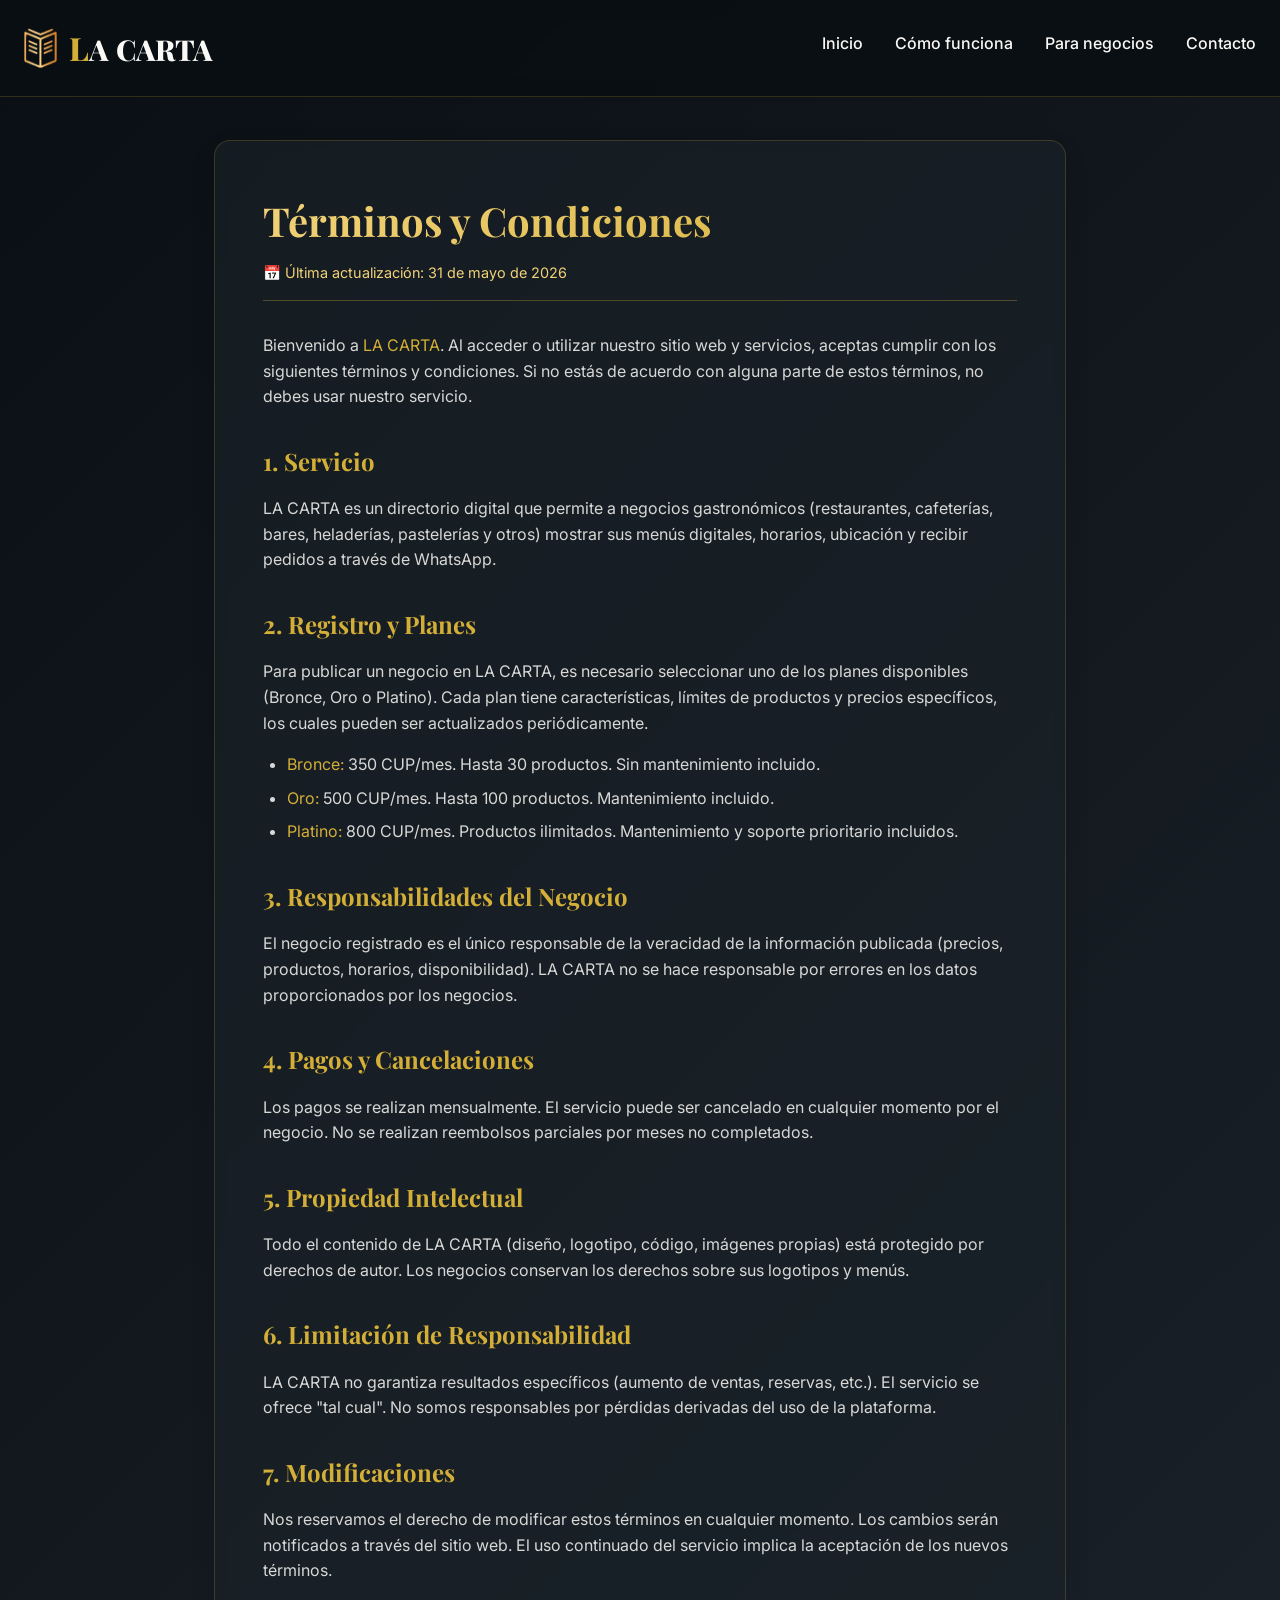
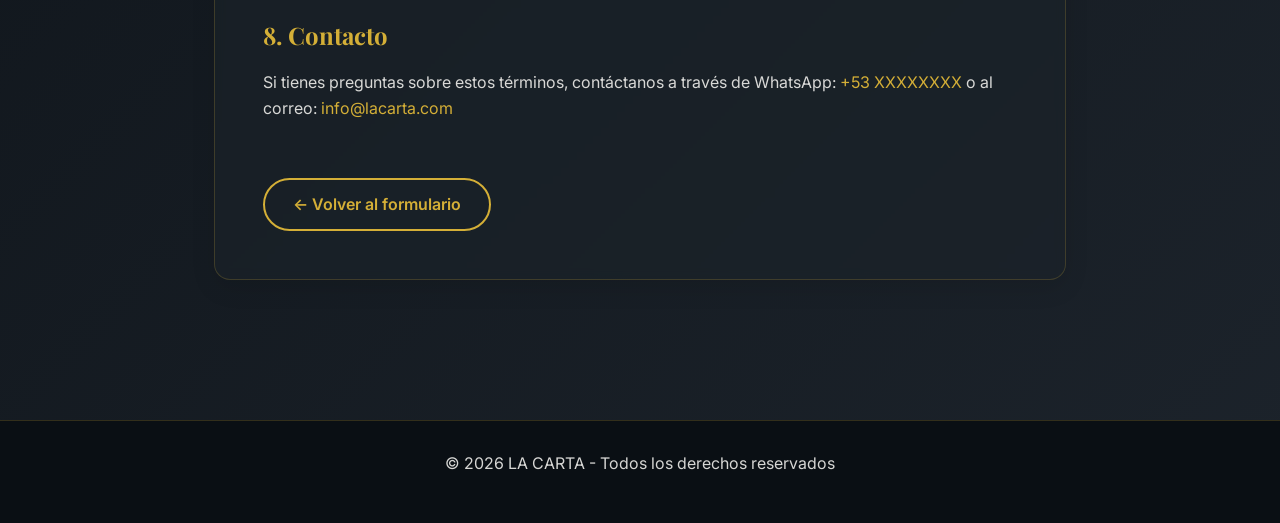
<file: formulario/terminos.html>
<!DOCTYPE html>
<html lang="es">
<head>
    <meta charset="UTF-8">
    <meta name="viewport" content="width=device-width, initial-scale=1.0, viewport-fit=cover">
    <title>Términos y Condiciones | LA CARTA</title>
    
    <!-- Google Fonts -->
    <link href="https://fonts.googleapis.com/css2?family=Inter:opsz,wght@14..32,300;14..32,400;14..32,500;14..32,600;14..32,700&family=Playfair+Display:wght@400;500;600;700&display=swap" rel="stylesheet">
    
    <!-- Font Awesome -->
    <link rel="stylesheet" href="https://cdnjs.cloudflare.com/ajax/libs/font-awesome/6.5.1/css/all.min.css">
    
    <style>
        :root {
            --gold-main: #D4AF37;
            --gold-dark: #B8860B;
            --gold-light: #F1D279;
            --black-midnight: #0A0F14;
            --black-soft: #1C232B;
            --white-cream: #FAF9F6;
            --white-pure: #FFFFFF;
            --gradient-dark: linear-gradient(135deg, #0A0F14 0%, #1C232B 100%);
            --gradient-gold: linear-gradient(135deg, #F1D279 0%, #D4AF37 100%);
            --shadow-md: 0 8px 24px rgba(0,0,0,0.1);
            --border-radius: 16px;
        }

        * {
            margin: 0;
            padding: 0;
            box-sizing: border-box;
        }

        body {
            font-family: 'Inter', sans-serif;
            background: var(--gradient-dark);
            color: var(--white-cream);
            line-height: 1.6;
        }

        /* Header */
        .header {
            position: fixed;
            top: 0;
            left: 0;
            width: 100%;
            background: rgba(10, 15, 20, 0.95);
            backdrop-filter: blur(10px);
            z-index: 1000;
            border-bottom: 1px solid rgba(212, 175, 55, 0.2);
        }

        .header-container {
            max-width: 1280px;
            margin: 0 auto;
            padding: 15px 24px;
            display: flex;
            justify-content: space-between;
            align-items: center;
        }

        .logo a {
            display: flex;
            align-items: center;
            gap: 12px;
            text-decoration: none;
        }

        .logo-img {
            width: auto;
            height: 40px;
        }

        .logo-text {
            font-size: 1.8rem;
            font-weight: 800;
            color: var(--white-cream);
            font-family: 'Playfair Display', serif;
        }

        .letter-golden {
            color: var(--gold-main);
            font-size: 2rem;
        }

        .nav-list {
            display: flex;
            gap: 32px;
            list-style: none;
        }

        .nav-link {
            text-decoration: none;
            color: var(--white-cream);
            font-weight: 500;
            transition: color 0.3s;
        }

        .nav-link:hover {
            color: var(--gold-main);
        }

        /* Contenido principal */
        .legal-container {
            max-width: 900px;
            margin: 0 auto;
            padding: 140px 24px 80px;
        }

        .legal-card {
            background: rgba(28, 35, 43, 0.6);
            backdrop-filter: blur(5px);
            border-radius: var(--border-radius);
            padding: 48px;
            border: 1px solid rgba(212, 175, 55, 0.2);
            box-shadow: var(--shadow-md);
        }

        h1 {
            font-size: 2.5rem;
            font-family: 'Playfair Display', serif;
            margin-bottom: 8px;
            background: var(--gradient-gold);
            background-clip: text;
            -webkit-background-clip: text;
            color: transparent;
        }

        .fecha {
            color: var(--gold-light);
            font-size: 0.9rem;
            margin-bottom: 32px;
            border-bottom: 1px solid rgba(212, 175, 55, 0.3);
            padding-bottom: 16px;
        }

        h2 {
            font-size: 1.5rem;
            font-family: 'Playfair Display', serif;
            color: var(--gold-main);
            margin: 32px 0 16px;
        }

        p {
            margin-bottom: 16px;
            color: rgba(250, 249, 246, 0.85);
        }

        ul {
            margin: 16px 0 16px 24px;
        }

        li {
            margin-bottom: 8px;
            color: rgba(250, 249, 246, 0.85);
        }

        .highlight-gold {
            color: var(--gold-main);
        }

        .btn-back {
            display: inline-block;
            margin-top: 40px;
            padding: 12px 28px;
            background: transparent;
            border: 2px solid var(--gold-main);
            border-radius: 50px;
            color: var(--gold-main);
            text-decoration: none;
            font-weight: 600;
            transition: all 0.3s;
        }

        .btn-back:hover {
            background: var(--gradient-gold);
            color: var(--black-midnight);
            border-color: transparent;
        }

        /* Footer */
        .footer {
            background: var(--black-midnight);
            text-align: center;
            padding: 30px;
            border-top: 1px solid rgba(212, 175, 55, 0.2);
            margin-top: 60px;
        }

        @media (max-width: 768px) {
            .legal-card {
                padding: 28px;
            }
            h1 {
                font-size: 1.8rem;
            }
            h2 {
                font-size: 1.3rem;
            }
            .logo-text {
                font-size: 1.3rem;
            }
            .letter-golden {
                font-size: 1.5rem;
            }
        }
    </style>
</head>
<body>

<header class="header">
    <div class="header-container">
        <div class="logo">
            <a href="index.html">
                <img src="../imagenes/LACARTA.png" alt="LA CARTA" class="logo-img" onerror="this.src='https://placehold.co/60x60/1f7a7a/white?text=LC'">
                <span class="logo-text"><span class="letter-golden">L</span>A CARTA</span>
            </a>
        </div>
        <nav class="main-nav">
            <ul class="nav-list">
                <li><a href="../index.html" class="nav-link">Inicio</a></li>
                <li><a href="../index.html#como-funciona" class="nav-link">Cómo funciona</a></li>
                <li><a href="../index.html#para-negocios" class="nav-link">Para negocios</a></li>
                <li><a href="../index.html#contacto" class="nav-link">Contacto</a></li>
            </ul>
        </nav>
    </div>
</header>

<main>
    <div class="legal-container">
        <div class="legal-card">
            <h1>Términos y Condiciones</h1>
            <div class="fecha">📅 Última actualización: 31 de mayo de 2026</div>

            <p>Bienvenido a <span class="highlight-gold">LA CARTA</span>. Al acceder o utilizar nuestro sitio web y servicios, aceptas cumplir con los siguientes términos y condiciones. Si no estás de acuerdo con alguna parte de estos términos, no debes usar nuestro servicio.</p>

            <h2>1. Servicio</h2>
            <p>LA CARTA es un directorio digital que permite a negocios gastronómicos (restaurantes, cafeterías, bares, heladerías, pastelerías y otros) mostrar sus menús digitales, horarios, ubicación y recibir pedidos a través de WhatsApp.</p>

            <h2>2. Registro y Planes</h2>
            <p>Para publicar un negocio en LA CARTA, es necesario seleccionar uno de los planes disponibles (Bronce, Oro o Platino). Cada plan tiene características, límites de productos y precios específicos, los cuales pueden ser actualizados periódicamente.</p>
            <ul>
                <li><span class="highlight-gold">Bronce:</span> 350 CUP/mes. Hasta 30 productos. Sin mantenimiento incluido.</li>
                <li><span class="highlight-gold">Oro:</span> 500 CUP/mes. Hasta 100 productos. Mantenimiento incluido.</li>
                <li><span class="highlight-gold">Platino:</span> 800 CUP/mes. Productos ilimitados. Mantenimiento y soporte prioritario incluidos.</li>
            </ul>

            <h2>3. Responsabilidades del Negocio</h2>
            <p>El negocio registrado es el único responsable de la veracidad de la información publicada (precios, productos, horarios, disponibilidad). LA CARTA no se hace responsable por errores en los datos proporcionados por los negocios.</p>

            <h2>4. Pagos y Cancelaciones</h2>
            <p>Los pagos se realizan mensualmente. El servicio puede ser cancelado en cualquier momento por el negocio. No se realizan reembolsos parciales por meses no completados.</p>

            <h2>5. Propiedad Intelectual</h2>
            <p>Todo el contenido de LA CARTA (diseño, logotipo, código, imágenes propias) está protegido por derechos de autor. Los negocios conservan los derechos sobre sus logotipos y menús.</p>

            <h2>6. Limitación de Responsabilidad</h2>
            <p>LA CARTA no garantiza resultados específicos (aumento de ventas, reservas, etc.). El servicio se ofrece "tal cual". No somos responsables por pérdidas derivadas del uso de la plataforma.</p>

            <h2>7. Modificaciones</h2>
            <p>Nos reservamos el derecho de modificar estos términos en cualquier momento. Los cambios serán notificados a través del sitio web. El uso continuado del servicio implica la aceptación de los nuevos términos.</p>

            <h2>8. Contacto</h2>
            <p>Si tienes preguntas sobre estos términos, contáctanos a través de WhatsApp: <span class="highlight-gold">+53 XXXXXXXX</span> o al correo: <span class="highlight-gold">info@lacarta.com</span></p>

            <a href="formulario.html" class="btn-back">← Volver al formulario</a>
        </div>
    </div>
</main>

<footer class="footer">
    <p>&copy; 2026 LA CARTA - Todos los derechos reservados</p>
</footer>

</body>
</html>
</file>
<file: style.css>
:root {
    --gold-main: #D4AF37;
    --gold-dark: #B8860B;
    --gold-light: #F1D279;
    --black-midnight: #0A0F14;
    --black-soft: #1C232B;
    --white-cream: #FAF9F6;
    --white-pure: #FFFFFF;
    --gradient-gold: linear-gradient(135deg, #D4AF37 0%, #B8860B 100%);
    --gradient-dark: linear-gradient(135deg, #0A0F14 0%, #1C232B 100%);
    --shadow-sm: 0 2px 8px rgba(0,0,0,0.05);
    --shadow-md: 0 8px 24px rgba(0,0,0,0.1);
    --shadow-lg: 0 16px 40px rgba(0,0,0,0.15);
    --shadow-gold: 0 4px 15px rgba(212, 175, 55, 0.3);
    --border-radius: 16px;
    --border-radius-sm: 12px;
}

* { margin: 0; padding: 0; box-sizing: border-box; }
html { scroll-behavior: smooth; }

body {
    font-family: 'Inter', 'Segoe UI', system-ui, sans-serif;
    background-color: var(--white-cream);
    color: var(--black-midnight);
    line-height: 1.5;
    overflow-x: hidden;
}

/* ============================================
    TIPOGRAFÍA
   ============================================ */
h1, h2, h3, h4, h5, h6 {
    font-weight: 700;
    line-height: 1.2;
    color: var(--black-midnight);
    font-family: 'Playfair Display', serif;
}

.highlight {
    color: var(--gold-main);
    background: linear-gradient(135deg, var(--gold-main), var(--gold-dark));
    background-clip: text;
    -webkit-background-clip: text;
    -webkit-text-fill-color: transparent;
}

.section-title {
    font-size: 2.2rem;
    text-align: center;
    margin-bottom: 3rem;
    position: relative;
}

.section-title::after {
    content: '';
    position: absolute;
    bottom: -12px;
    left: 50%;
    transform: translateX(-50%);
    width: 80px;
    height: 3px;
    background: var(--gradient-gold);
    border-radius: 3px;
}

/* ============================================
    CONTAINER
   ============================================ */
.container {
    max-width: 1280px;
    margin: 0 auto;
    padding: 0 24px;
}

/* ============================================
    HEADER
   ============================================ */
.header {
    position: fixed;
    top: 0; left: 0;
    width: 100%;
    background: rgba(10, 15, 20, 0.95);
    backdrop-filter: blur(10px);
    z-index: 1000;
    border-bottom: 1px solid rgba(212, 175, 55, 0.2);
    transition: all 0.3s ease;
}

.header.scrolled {
    background: rgba(10, 15, 20, 0.98);
    box-shadow: var(--shadow-md);
}

.header-container {
    display: flex;
    justify-content: space-between;
    align-items: center;
    padding: 15px 24px;
}

.logo a {
    display: flex;
    align-items: center;
    gap: 12px;
    text-decoration: none;
    height: 100%;
}

.logo-img {
    width: auto;
    height: 40px;
    object-fit: contain;
    display: block;
}

.logo-text {
    font-size: 1.8rem;
    font-weight: 800;
    color: var(--white-cream);
    letter-spacing: 1px;
    font-family: 'Playfair Display', serif;
    display: flex;
    align-items: center;
    line-height: 1;
}

.letter-golden {
    color: var(--gold-main);
    font-size: 2rem;
    line-height: 1;
}

.nav-list {
    display: flex;
    gap: 32px;
    list-style: none;
}

.nav-link {
    text-decoration: none;
    color: var(--white-cream);
    font-weight: 500;
    transition: all 0.3s ease;
    position: relative;
    padding: 8px 0;
}

.nav-link::after {
    content: '';
    position: absolute;
    bottom: 0; left: 0;
    width: 0;
    height: 2px;
    background: var(--gradient-gold);
    transition: width 0.3s ease;
}

.nav-link:hover::after,
.nav-link.active::after { width: 100%; }

.nav-link:hover,
.nav-link.active { color: var(--gold-main); }

.menu-toggle {
    display: none;
    flex-direction: column;
    gap: 5px;
    background: none;
    border: none;
    cursor: pointer;
    padding: 8px;
    align-self: center;
}

.menu-toggle span {
    width: 25px;
    height: 2px;
    background: var(--gold-main);
    transition: all 0.3s ease;
}

/* ============================================
    HERO
   ============================================ */
.hero {
    background: var(--gradient-dark);
    min-height: 85vh;
    display: flex;
    align-items: center;
    position: relative;
    overflow: hidden;
    padding: 120px 0 80px;
}

.hero::before {
    content: '';
    position: absolute;
    top: 0; left: 0;
    width: 100%; height: 100%;
    background-image: radial-gradient(circle at 20% 40%, rgba(212, 175, 55, 0.08) 0%, transparent 50%);
    pointer-events: none;
}

.hero-container { position: relative; z-index: 2; }

.hero-content {
    max-width: 800px;
    margin: 0 auto;
    text-align: center;
}

.hero-title {
    font-size: 3.5rem;
    color: var(--white-cream);
    margin-bottom: 20px;
    line-height: 1.2;
}

.hero-subtitle {
    font-size: 1.2rem;
    color: rgba(250, 249, 246, 0.8);
    margin-bottom: 40px;
}

.hero-search {
    max-width: 600px;
    margin: 0 auto 30px;
}

.search-wrapper {
    position: relative;
    display: flex;
    gap: 12px;
    background: var(--white-pure);
    border-radius: 60px;
    padding: 6px 6px 6px 20px;
    box-shadow: var(--shadow-lg);
}

.search-input-hero {
    flex: 1;
    border: none;
    padding: 16px 0;
    font-size: 1rem;
    outline: none;
    background: transparent;
}

.search-btn {
    background: var(--gradient-gold);
    border: none;
    padding: 12px 32px;
    border-radius: 60px;
    color: var(--black-midnight);
    font-weight: 700;
    cursor: pointer;
    transition: all 0.3s ease;
}

.search-btn:hover {
    transform: scale(1.02);
    box-shadow: var(--shadow-gold);
}

.popular-categories {
    display: flex;
    flex-wrap: wrap;
    justify-content: center;
    gap: 12px;
    margin-top: 30px;
}

.popular-label { color: var(--white-cream); opacity: 0.7; }

.category-chip {
    background: rgba(255, 255, 255, 0.1);
    border: 1px solid rgba(212, 175, 55, 0.3);
    padding: 8px 20px;
    border-radius: 40px;
    color: var(--white-cream);
    cursor: pointer;
    transition: all 0.3s ease;
    font-size: 0.9rem;
}

.category-chip:hover {
    background: var(--gradient-gold);
    color: var(--black-midnight);
    border-color: transparent;
    transform: translateY(-2px);
}

.category-chip.active {
    background: var(--gradient-gold);
    color: var(--black-midnight);
    border-color: transparent;
    font-weight: 700;
    box-shadow: var(--shadow-gold);
}

.category-chip.active:hover {
    transform: scale(1.02) translateY(-2px);
}

/* ============================================
    CÓMO FUNCIONA
   ============================================ */
.how-it-works {
    padding: 80px 0;
    background: var(--white-pure);
}

.steps-grid {
    display: grid;
    grid-template-columns: repeat(auto-fit, minmax(280px, 1fr));
    gap: 40px;
}

.step-card {
    text-align: center;
    padding: 32px;
    background: var(--white-cream);
    border-radius: var(--border-radius);
    transition: all 0.3s ease;
    position: relative;
}

.step-card:hover {
    transform: translateY(-8px);
    box-shadow: var(--shadow-md);
}

.step-number {
    width: 50px; height: 50px;
    background: var(--gradient-gold);
    border-radius: 50%;
    display: flex;
    align-items: center;
    justify-content: center;
    font-size: 1.8rem;
    font-weight: 800;
    color: var(--black-midnight);
    margin: 0 auto 20px;
}

.step-icon { font-size: 3rem; margin-bottom: 20px; }
.step-card h3 { margin-bottom: 12px; font-size: 1.4rem; }
.step-card p { color: #666; }

/* ============================================
    NEGOCIOS
   ============================================ */
.featured-businesses,
.all-businesses { padding: 80px 0; }

.section-header {
    display: flex;
    justify-content: space-between;
    align-items: center;
    margin-bottom: 40px;
    flex-wrap: wrap;
    gap: 16px;
}

.view-all-link {
    color: var(--gold-main);
    text-decoration: none;
    font-weight: 600;
    transition: all 0.3s ease;
}

.view-all-link:hover {
    color: var(--gold-dark);
    transform: translateX(4px);
}

.business-grid {
    display: grid;
    grid-template-columns: repeat(auto-fill, minmax(320px, 1fr));
    gap: 32px;
}

.business-card {
    background: var(--white-pure);
    border-radius: var(--border-radius);
    overflow: hidden;
    transition: all 0.3s ease;
    box-shadow: var(--shadow-sm);
    position: relative;
    display: flex;
    flex-direction: column;
}

.business-card:hover {
    transform: translateY(-8px);
    box-shadow: var(--shadow-lg);
}

.business-card-link {
    text-decoration: none;
    color: inherit;
    display: flex;
    flex-direction: column;
    flex: 1;
    min-height: 0;
}

.business-card-image-wrapper {
    position: relative;
    overflow: hidden;
    height: 220px;
    min-height: 220px;
    max-height: 220px;
    flex-shrink: 0;
    width: 100%;
}

.business-card-image {
    width: 100%;
    height: 220px;
    object-fit: contain;
    object-position: center center;
    display: block;
    background: #0A0F14;
    transition: transform 0.5s ease;
}

.business-card:hover .business-card-image { transform: scale(1.05); }

.featured-badge {
    position: absolute;
    top: 12px; left: 12px;
    background: var(--gradient-gold);
    color: var(--black-midnight);
    padding: 6px 14px;
    border-radius: 30px;
    font-size: 0.75rem;
    font-weight: 800;
    z-index: 2;
    box-shadow: var(--shadow-sm);
}

.business-card-content {
    padding: 20px;
    flex: 1;
}

.business-card-title {
    font-size: 1.25rem;
    margin-bottom: 8px;
    color: var(--black-midnight);
}

.business-card-category {
    font-size: 0.85rem;
    color: var(--gold-main);
    margin-bottom: 12px;
    font-weight: 600;
}

.business-card-description {
    font-size: 0.9rem;
    color: #666;
    line-height: 1.5;
    margin-bottom: 16px;
    display: -webkit-box;
    -webkit-line-clamp: 5;
    line-clamp: 5;
    -webkit-box-orient: vertical;
    overflow: hidden;
    min-height: 0;
}

.business-card-footer {
    display: flex;
    justify-content: space-between;
    align-items: center;
    padding: 16px 20px;
    border-top: 1px solid #eee;
    background: var(--white-cream);
}

.business-card-location { font-size: 0.85rem; color: #666; }

.business-card-whatsapp {
    background: linear-gradient(135deg, #25D366, #128C7E);
    border: none;
    padding: 8px 16px;
    border-radius: 30px;
    color: white;
    font-weight: 600;
    cursor: pointer;
    transition: all 0.3s ease;
    font-size: 0.85rem;
}

.business-card-whatsapp:hover { transform: scale(1.05); }

@media (max-width: 768px) {
    .business-card-image-wrapper { height: 180px; min-height: 180px; max-height: 180px; }
    .business-card-image { height: 180px; }

}

@media (max-width: 576px) {
    .business-card-image-wrapper { height: 160px; min-height: 160px; max-height: 160px; }
    .business-card-image { height: 160px; }
}

/* ============================================
    FILTROS
   ============================================ */
.filters-bar {
    display: flex;
    flex-wrap: wrap;
    gap: 20px;
    margin-bottom: 30px;
    padding: 20px;
    background: var(--white-pure);
    border-radius: var(--border-radius);
    box-shadow: var(--shadow-sm);
}

.filter-group { flex: 1; min-width: 180px; }

.filter-group label {
    display: block;
    font-size: 0.85rem;
    font-weight: 600;
    margin-bottom: 6px;
    color: var(--black-soft);
}

.filter-select {
    width: 100%;
    padding: 10px 12px;
    border: 1px solid #ddd;
    border-radius: 8px;
    background: var(--white-pure);
    cursor: pointer;
    transition: all 0.3s ease;
}

.filter-select:focus {
    outline: none;
    border-color: var(--gold-main);
    box-shadow: 0 0 0 3px rgba(212, 175, 55, 0.1);
}

.results-bar { margin-bottom: 24px; color: #666; font-size: 0.9rem; }

/* ============================================
    CTA
   ============================================ */
.cta-business {
    background: var(--gradient-dark);
    padding: 80px 0;
    position: relative;
    overflow: hidden;
}

.cta-business::before {
    content: '';
    position: absolute;
    top: 0; left: 0;
    width: 100%; height: 100%;
    background-image: radial-gradient(circle at 80% 20%, rgba(212, 175, 55, 0.1) 0%, transparent 60%);
}

.cta-content {
    text-align: center;
    max-width: 700px;
    margin: 0 auto;
    position: relative;
    z-index: 2;
}

.cta-content h2 { color: var(--white-cream); font-size: 2.5rem; margin-bottom: 20px; }
.cta-content p { color: rgba(250, 249, 246, 0.8); margin-bottom: 40px; font-size: 1.1rem; }

.cta-buttons {
    display: flex;
    justify-content: center;
    gap: 20px;
    flex-wrap: wrap;
}

.load-more-container {
    border-radius: 10px;
}

.btn-load-more {
    font-weight: 200;
    border-radius: 6px;
    padding: 8px;
    margin-top: 10px;
    border: none;
    background: var(--white-pure);
    box-shadow: var(--shadow-sm);
    color:rgb(105, 105, 105);
}

.btn {
    padding: 14px 40px;
    border-radius: 50px;
    text-decoration: none;
    font-weight: 700;
    transition: all 0.3s ease;
    display: inline-block;
}

.btn-primary { background: var(--gradient-gold); color: var(--black-midnight); }
.btn-primary:hover { transform: translateY(-3px); box-shadow: var(--shadow-gold); }
.btn-secondary { background: transparent; color: var(--white-cream); border: 2px solid var(--gold-main); }
.btn-secondary:hover { background: rgba(212, 175, 55, 0.1); transform: translateY(-3px); }

/* ============================================
    PLANES Y PRECIOS
   ============================================ */

.pricing {
    padding: 100px 0;
    background: var(--white-cream);
    position: relative;
}

.pricing-grid {
    display: flex;
    justify-content: center;
    align-items: stretch;
    gap: 30px;
    flex-wrap: wrap;
}

/* Base de la Tarjeta */
.pricing-card {
    flex: 1;
    min-width: 280px;
    max-width: 350px;
    border-radius: 24px;
    padding: 40px 28px;
    text-align: center;
    transition: all 0.3s ease;
    position: relative;
    display: flex;
    flex-direction: column;
}

.pricing-card:hover {
    transform: translateY(-8px);
}

/* ========== PLAN BRONCE ========== */
.pricing-card.bronce {
    background: linear-gradient(120deg, 
        #FFFFFF 0%, 
        #FEFAF5 30%,
        #ffdaa7 100%);
    border: 1px solid #E8DCC8;
    box-shadow: 0 4px 12px rgba(0, 0, 0, 0.04);
    position: relative;
    overflow: hidden;
}

.pricing-card.bronce .pricing-features li:last-child {
    border-top: 2px dashed #ab7024;
    border-radius: 0;
}

.pricing-card.bronce::before {
    position: absolute;
    top: -30%;
    right: -30%;
    width: 80%;
    height: 80%;
    pointer-events: none;
    transition: all 0.5s ease;
}

.pricing-card.bronce:hover::before {
    width: 100%;
    height: 100%;
    top: -20%;
    right: -20%;
}

.pricing-card.bronce:hover {
    box-shadow: 0 12px 24px rgba(205, 127, 50, 0.10);
    border-color: #CD7F32;
}

.pricing-card.bronce .pricing-badge {
    background: linear-gradient(135deg, #F5F0E8, #EFE5D8);
    color: #ce8235;
}

.pricing-card.bronce .pricing-price {
    color: #ab7024;
}

.pricing-card.bronce .btn-pricing {
    background: transparent;
    border: 2px solid #CD7F32;
    color: #CD7F32;
}

.pricing-card.bronce .btn-pricing:hover {
    background: linear-gradient(135deg, #CD7F32, #B8732A);
    color: white;
}

.pricing-card.bronce .pricing-features li::before {
    color: #CD7F32;
}

/* ========== PLAN ORO ========== */
.pricing-card.oro {
    background: linear-gradient(135deg, #FFFEF5 0%, #FFF8E1 50%, #ffedbb 100%);
    border: 2px solid #D4AF37;
    box-shadow: 0 8px 20px rgba(212, 175, 55, 0.12);
}

.pricing-card.oro:hover {
    transform: translateY(-8px);
    box-shadow: 0 16px 32px rgba(212, 175, 55, 0.20);
}

.pricing-card.oro .pricing-badge {
    background: #D4AF37;
    color: #1A1A1A;
}

.pricing-card.oro .pricing-price {
    color: #B8860B;
}

.pricing-card.oro .btn-pricing {
    background: linear-gradient(135deg, #D4AF37, #B8860B);
    color: white;
    border: none;
}

.pricing-card.oro .btn-pricing:hover {
    filter: brightness(1.05);
    transform: translateY(-2px);
}

.pricing-card.oro .pricing-features li::before {
    color: #D4AF37;
}

/* ========== PLAN PLATINO ========== */
.pricing-card.platino {
    background: linear-gradient(145deg, #0F1A2F 0%, #0D1525 50%, #0A0F1A 100%);
    border: 1px solid rgba(192, 192, 192, 0.3);
    box-shadow: 0 8px 20px rgba(0, 0, 0, 0.2);
    position: relative;
    overflow: hidden;
    font-size: 18px;
}

.pricing-card.platino::before {
    content: '';
    position: absolute;
    top: 0;
    left: -50%;
    width: 200%;
    height: 100%;
    background: linear-gradient(90deg, 
        transparent 0%, 
        rgba(192, 192, 192, 0.05) 50%, 
        transparent 100%);
    pointer-events: none;
}

.pricing-card.platino:hover {
    box-shadow: 0 16px 32px rgba(0, 0, 0, 0.35);
    border-color: rgba(192, 192, 192, 0.5);
}

.pricing-card.platino h3 {
    color: var(--white-pure);
    background: linear-gradient(135deg, #FFFFFF, #C0C0C0);
    background-clip: text;
    -webkit-background-clip: text;
    -webkit-text-fill-color: transparent;
}

.pricing-card.platino .pricing-badge {
    background: linear-gradient(135deg, rgba(192, 192, 192, 0.2), rgba(212, 175, 55, 0.15));
    color: #C0C0C0;
    border: 1px solid rgba(192, 192, 192, 0.3);
}

.pricing-card.platino .pricing-price {
    color: var(--white-pure);
    background: linear-gradient(135deg, #FFFFFF, #C0C0C0);
    background-clip: text;
    -webkit-background-clip: text;
    -webkit-text-fill-color: transparent;
}

.pricing-card.platino .pricing-price span {
    background: none;
    background-clip: unset;
    -webkit-background-clip: unset;
    -webkit-text-fill-color: rgba(255, 255, 255, 0.5);
    color: rgba(255, 255, 255, 0.5);
}

.pricing-card.platino .pricing-features {
    border-top: 1px solid rgba(192, 192, 192, 0.1);
}

.pricing-card.platino .pricing-features li {
    color: rgba(255, 255, 255, 0.8);
}

.pricing-card.platino .pricing-features li::before {
    color: #C0C0C0;
}

.pricing-card.platino .btn-pricing {
    background: transparent;
    border: 1.5px solid #C0C0C0;
    color: #C0C0C0;
}

.pricing-card.platino .btn-pricing:hover {
    background: linear-gradient(135deg, #C0C0C0, #A8A8A8);
    color: #0A0F1A;
    transform: translateY(-2px);
    border-color: transparent;
}

/* ========== ELEMENTOS COMPARTIDOS ========== */
.pricing-badge {
    display: inline-block;
    font-size: 0.7rem;
    font-weight: 700;
    letter-spacing: 1.5px;
    margin-bottom: 25px;
    text-transform: uppercase;
    padding: 6px 16px;
    border-radius: 40px;
}

.pricing-card h3 {
    font-size: 1.8rem;
    margin-bottom: 15px;
    font-family: 'Playfair Display', serif;
}

.pricing-price {
    font-size: 3rem;
    font-weight: 800;
    margin-bottom: 20px;
    display: flex;
    align-items: baseline;
    justify-content: center;
    gap: 6px;
}

.pricing-price span {
    font-size: 1rem;
    font-weight: 500;
}

.pricing-features {
    list-style: none;
    margin: 30px 0 30px;
    text-align: left;
    flex: 1;
    padding-top: 20px;
}

.pricing-features li {
    padding: 10px 0;
    font-size: 0.9rem;
    display: flex;
    align-items: center;
    gap: 12px;
    font-weight: 500;
}

/* Palomitas */
.pricing-features li::before {
    content: "✓";
    font-size: 1.1rem;
    font-weight: bold;
    width: 22px;
    display: inline-block;
    flex-shrink: 0;
}

.btn-pricing {
    display: block;
    width: 100%;
    padding: 14px 20px;
    border-radius: 60px;
    text-decoration: none;
    font-weight: 700;
    font-size: 0.9rem;
    transition: all 0.3s ease;
    text-align: center;
    cursor: pointer;
}

.feature-extra {
    font-size: 0.7rem;
    margin-top: 20px;
    padding: 10px;
    border-radius: 16px;
    opacity: 0.8;
}

/* ========== RESPONSIVE ========== */
@media (max-width: 900px) {
    .pricing-grid {
        flex-direction: column;
        align-items: center;
    }
    .pricing-card {
        width: 100%;
        max-width: 400px;
    }
}

/* ============================================
    FOOTER
   ============================================ */
.footer {
    background: var(--black-midnight);
    color: rgba(250, 249, 246, 0.7);
    padding: 60px 0 30px;
}

.footer-grid {
    display: grid;
    grid-template-columns: repeat(auto-fit, minmax(250px, 1fr));
    gap: 40px;
    margin-bottom: 40px;
}

.footer-col h3 { color: var(--gold-main); margin-bottom: 20px; font-size: 1.2rem; }
.footer-col p { line-height: 1.6; }

.footer-links,
.footer-contact { list-style: none; }

.footer-links li,
.footer-contact li { margin-bottom: 12px; }

.footer-links a,
.footer-contact a {
    color: rgba(250, 249, 246, 0.7);
    text-decoration: none;
    transition: all 0.3s ease;
}

.footer-links a:hover,
.footer-contact a:hover { color: var(--gold-main); }

.social-links a i { margin-right: 8px; width: 24px; }

.footer-bottom {
    text-align: center;
    padding-top: 30px;
    border-top: 1px solid rgba(212, 175, 55, 0.2);
}

/* ============================================
    BOTONES FLOTANTES
   ============================================ */
.whatsapp-float {
    position: fixed;
    bottom: 30px; right: 30px;
    background: linear-gradient(135deg, #25D366, #128C7E);
    border-radius: 50px;
    padding: 12px 20px;
    display: flex;
    align-items: center;
    gap: 10px;
    text-decoration: none;
    color: white;
    font-weight: 600;
    z-index: 999;
    transition: all 0.3s ease;
    box-shadow: 0 4px 15px rgba(37, 211, 102, 0.3);
}

.whatsapp-float:hover { transform: scale(1.05); }
.whatsapp-float-icon { font-size: 1.8rem; }

.back-to-top {
    position: fixed;
    bottom: 30px; left: 30px;
    width: 50px; height: 50px;
    background: var(--gradient-gold);
    border: none;
    border-radius: 50%;
    color: var(--black-midnight);
    cursor: pointer;
    display: flex;
    align-items: center;
    justify-content: center;
    opacity: 0;
    visibility: hidden;
    transition: all 0.3s ease;
    z-index: 999;
    font-size: 1.2rem;
}

.back-to-top.visible { opacity: 1; visibility: visible; }
.back-to-top:hover { transform: translateY(-5px); box-shadow: var(--shadow-gold); }

/* ============================================
   LOADING SPINNER
   ============================================ */
.loading-spinner { text-align: center; padding: 60px; }

.spinner {
    width: 50px; height: 50px;
    border: 3px solid rgba(212, 175, 55, 0.2);
    border-top: 3px solid var(--gold-main);
    border-radius: 50%;
    animation: spin 1s linear infinite;
    margin: 0 auto 16px;
}

@keyframes spin {
    0% { transform: rotate(0deg); }
    100% { transform: rotate(360deg); }
}

/* ============================================
    MEDIA QUERIES
   ============================================ */
@media (max-width: 1024px) {
    .container { padding: 10px 20px; }
    .business-grid { grid-template-columns: repeat(2, 1fr); gap: 24px; }
}

@media (max-width: 768px) {
    .header-container {
        padding: 10px 20px;
        min-height: 60px;
    }

    .logo a {
        display: flex;
        align-items: center;
        gap: 8px;
    }

    .logo-img {
        height: 32px;
        width: auto;
    }

    .logo-text {
        font-size: 1.2rem;
        line-height: 1;
    }

    .letter-golden {
        font-size: 1.4rem;
    }

    .menu-toggle {
        display: flex;
        margin-left: auto;
    }

    .main-nav {
        position: fixed;
        top: 60px;
        left: -100%;
        width: 80%;
        height: calc(100vh - 60px);
        background: var(--black-midnight);
        transition: left 0.3s ease;
        padding: 32px;
        z-index: 999;
    }

    .main-nav.active {
        left: 0;
    }

    .nav-list {
        flex-direction: column;
        gap: 24px;
    }

    .hero {
        padding: 100px 0 60px;
    }

    .hero-title {
        font-size: 2rem;
    }

    .business-grid {
        grid-template-columns: 1fr;
    }

    .footer-grid {
        grid-template-columns: 1fr;
        text-align: center;
    }

    .whatsapp-float-text {
        display: none;
    }
}
@media (max-width: 576px) {
    .search-wrapper { flex-direction: column; border-radius: 20px; padding: 12px; }
    .search-btn { width: 100%; }
    .logo-text { font-size: 1.1rem; }
}

/* ============================================
    AUTOCOMPLETADO
   ============================================ */
.search-suggestions {
    position: absolute;
    top: 100%; left: 0; right: 0;
    background: var(--white-pure);
    border-radius: var(--border-radius-sm);
    box-shadow: var(--shadow-lg);
    margin-top: 8px;
    z-index: 1000;
    max-height: 400px;
    overflow-y: auto;
    display: none;
}

.search-suggestions.active { display: block; }

.suggestion-item {
    display: flex;
    align-items: center;
    gap: 12px;
    padding: 12px 20px;
    cursor: pointer;
    transition: all 0.2s ease;
    border-bottom: 1px solid #f0f0f0;
    background: var(--white-pure);
}

.suggestion-item:hover,
.suggestion-item.selected {
    background: linear-gradient(135deg, rgba(212, 175, 55, 0.15), rgba(184, 134, 11, 0.08));
}

.suggestion-icon { font-size: 1.2rem; }
.suggestion-content { flex: 1; }

.suggestion-name {
    font-weight: 600;
    color: var(--black-midnight);
    font-size: 0.95rem;
}

.suggestion-category { font-size: 0.7rem; color: var(--gold-main); margin-top: 2px; }
.suggestion-whatsapp { font-size: 0.7rem; color: #25D366; }

.suggestion-highlight {
    background: rgba(212, 175, 55, 0.3);
    font-weight: bold;
    border-radius: 4px;
    padding: 0 2px;
}

.no-suggestions {
    padding: 20px;
    text-align: center;
    color: #999;
    background: var(--white-pure);
}
</file>
<file: formulario/style.css>
:root {
    --gold-main: #D4AF37;
    --gold-dark: #B8860B;
    --gold-light: #F1D279;
    --black-midnight: #0A0F14;
    --black-soft: #1C232B;
    --white-cream: #FAF9F6;
    --white-pure: #FFFFFF;
    --gradient-dark: linear-gradient(135deg, #0A0F14 0%, #1C232B 100%);
    --gradient-gold: linear-gradient(135deg, #F1D279 0%, #D4AF37 100%);
}

* {
    margin: 0;
    padding: 0;
    box-sizing: border-box;
}

body {
    font-family: system-ui, -apple-system, 'Segoe UI', Roboto, sans-serif;
    background: var(--gradient-dark);
    min-height: 100vh;
    display: flex;
    align-items: center;
    justify-content: center;
    color: var(--gold-light);
}

.suscripcion-form {
    background: transparent;
    padding: 30px;
    max-width: 500px;
    width: 90%;
    margin: 20px auto;
    border-radius: 10px;
    
}

h3 {
    font-size: 1.8rem;
    text-align: center;
    margin-bottom: 10px;
    text-transform: uppercase;
    font-family: 'Playfair Display', serif;
    font-weight: 700;
    background: var(--gradient-gold);
    background-clip: text;
    -webkit-background-clip: text;
    color: transparent;
}

p {
    text-align: center;
    color: rgba(250, 249, 246, 0.7);
    margin-bottom: 20px;
    font-size: 0.9rem;
}

.form-group {
    padding: 10px 0;
}

label {
    font-size: 0.9rem;
    font-weight: 500;
    color: var(--gold-light);
    display: block;
    margin-bottom: 6px;
}

input, select {
    width: 100%;
    padding: 12px 16px;
    border: 1px solid rgba(212, 175, 55, 0.3);
    border-radius: 12px;
    background: rgba(255, 255, 255, 0.05);
    color: var(--white-cream);
    font-size: 1rem;
    transition: all 0.3s ease;
}

input:focus, select:focus {
    outline: none;
    border-color: var(--gold-main);
    box-shadow: 0 0 0 3px rgba(212, 175, 55, 0.2);
}

option {
    background: var(--black-midnight);
    color: var(--white-cream);
}

::placeholder {
    color: rgba(250, 249, 246, 0.4);
}

/* CHECKBOX */

.checkbox-group {
    display: flex;
    align-items: flex-start;
    gap: 12px;
    margin: 20px 0;
    cursor: pointer;
    position: relative;
}

.checkbox-group input {
    width: 18px;
    height: 18px;
    min-width: 18px;
    appearance: auto;
    -webkit-appearance: checkbox;
    -moz-appearance: checkbox;
    background-color: transparent;
    border: 1px solid var(--gold-main);
    accent-color: var(--gold-main);
    cursor: pointer;
    margin: 0;
    padding: 0;
}

.checkbox-custom {
    width: 22px;
    height: 22px;
    background: rgba(255, 255, 255, 0.05);
    border: 1px solid rgba(212, 175, 55, 0.5);
    border-radius: 6px;
    display: inline-block;
    position: relative;
    flex-shrink: 0;
    transition: all 0.2s ease;
}

.checkbox-group input:checked + .checkbox-custom {
    background: var(--gradient-gold);
    border-color: var(--gold-main);
}

.checkbox-group input:checked + .checkbox-custom::after {
    content: "✓";
    position: absolute;
    top: 50%;
    left: 50%;
    transform: translate(-50%, -50%);
    color: var(--black-midnight);
    font-size: 14px;
    font-weight: bold;
}

.checkbox-group:hover .checkbox-custom {
    border-color: var(--gold-main);
    box-shadow: 0 0 0 3px rgba(212, 175, 55, 0.1);
}

.checkbox-group input:focus + .checkbox-custom {
    box-shadow: 0 0 0 3px rgba(212, 175, 55, 0.3);
}

.checkbox-group span {
    font-size: 0.85rem;
    color: rgba(250, 249, 246, 0.8);
    line-height: 1.4;
    cursor: pointer;
}

.checkbox-group span a {
    color: var(--gold-main);
    text-decoration: none;
}

.checkbox-group span a:hover {
    text-decoration: underline;
}

/*=================================*/

.submit {
    margin-top: 10px;
    background: var(--gradient-gold);
    color: var(--black-midnight);
    font-weight: bold;
}

/* Responsive */
@media (max-width: 576px) {
    .suscripcion-form {
        padding: 20px;
        width: 95%;
    }
    
    h3 {
        font-size: 1.4rem;
    }
}

select {
    appearance: none;
    -webkit-appearance: none;
    -moz-appearance: none;
    background-image: url("data:image/svg+xml;utf8,<svg xmlns='http://www.w3.org/2000/svg' width='16' height='16' viewBox='0 0 24 24' fill='none' stroke='%23D4AF37' stroke-width='2' stroke-linecap='round' stroke-linejoin='round'><polyline points='6 9 12 15 18 9'></polyline></svg>");
    background-repeat: no-repeat;
    background-position: right 16px center;
    background-size: 16px;
    padding-right: 40px;
    cursor: pointer;
}

/* Para Firefox */
select::-ms-expand {
    display: none;
}

select:hover {
    background-image: url("data:image/svg+xml;utf8,<svg xmlns='http://www.w3.org/2000/svg' width='16' height='16' viewBox='0 0 24 24' fill='none' stroke='%23F1D279' stroke-width='2' stroke-linecap='round' stroke-linejoin='round'><polyline points='6 9 12 15 18 9'></polyline></svg>");
}
</file>
